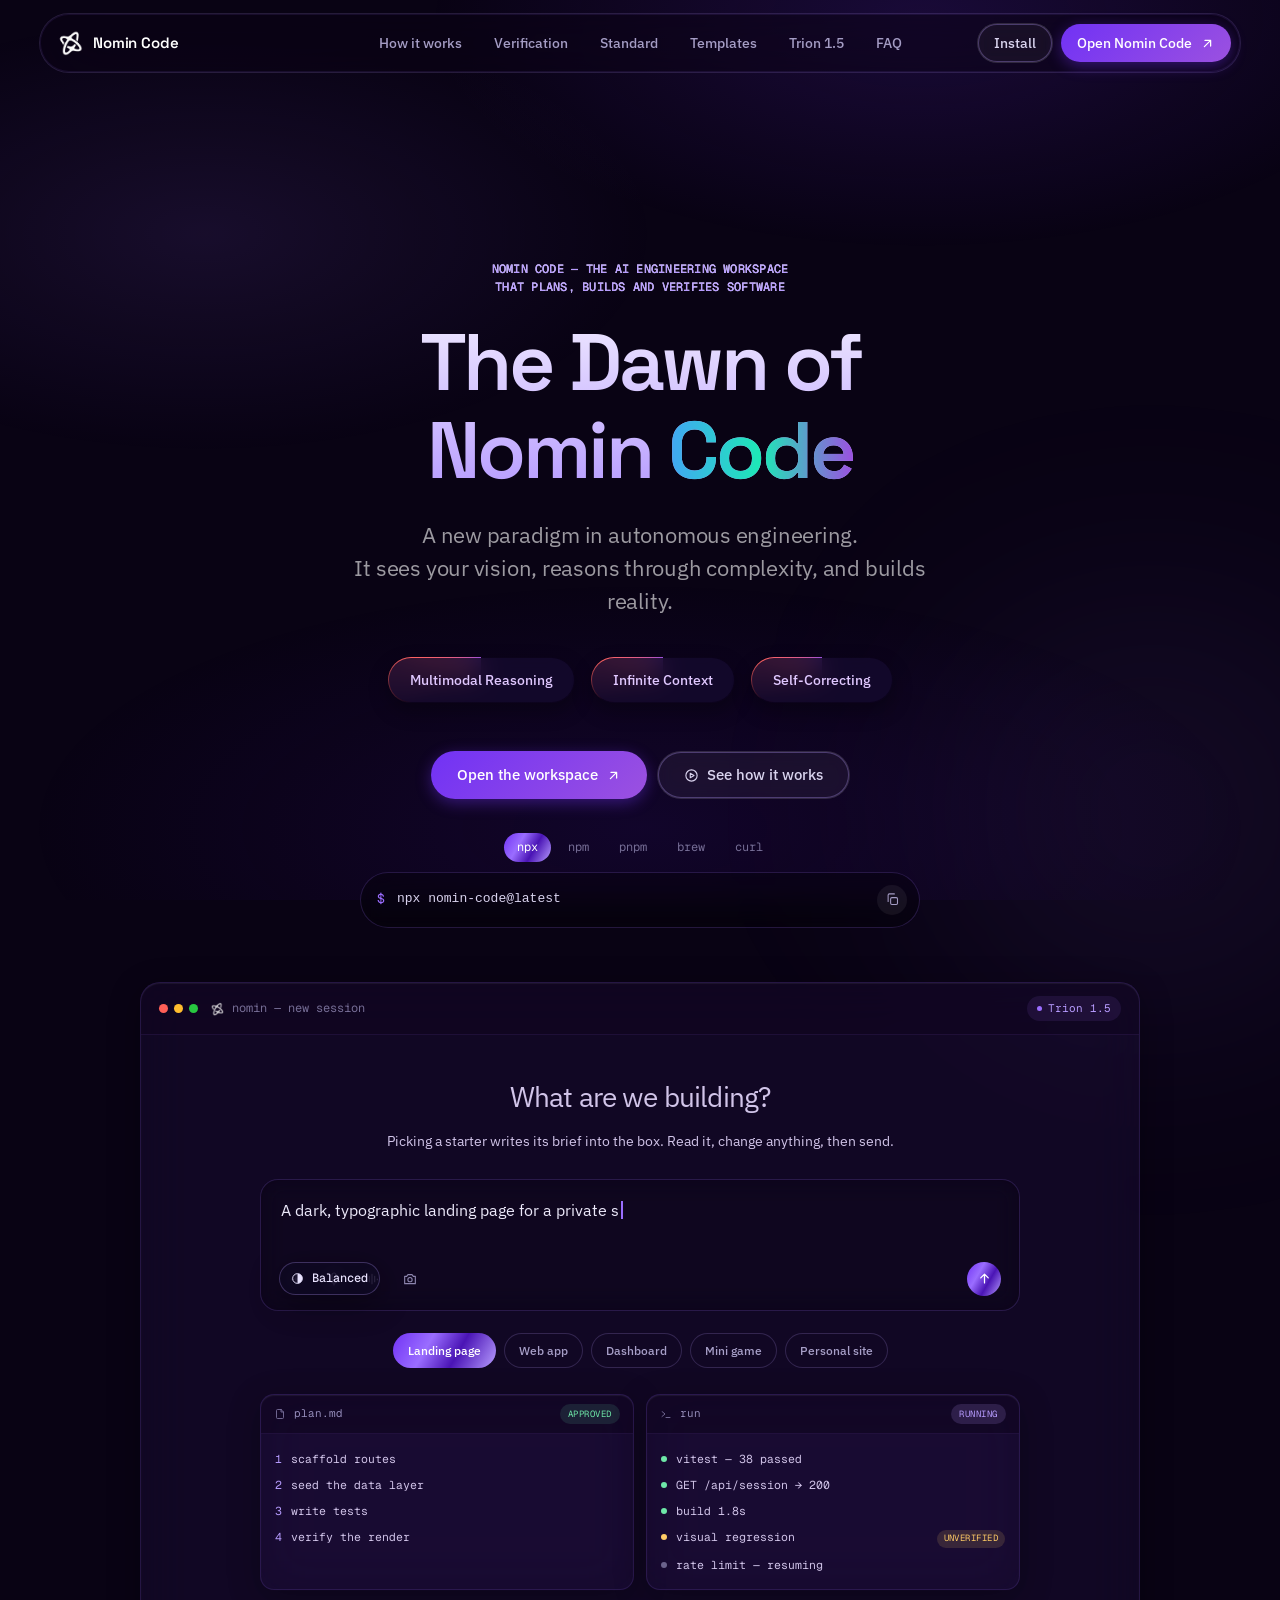
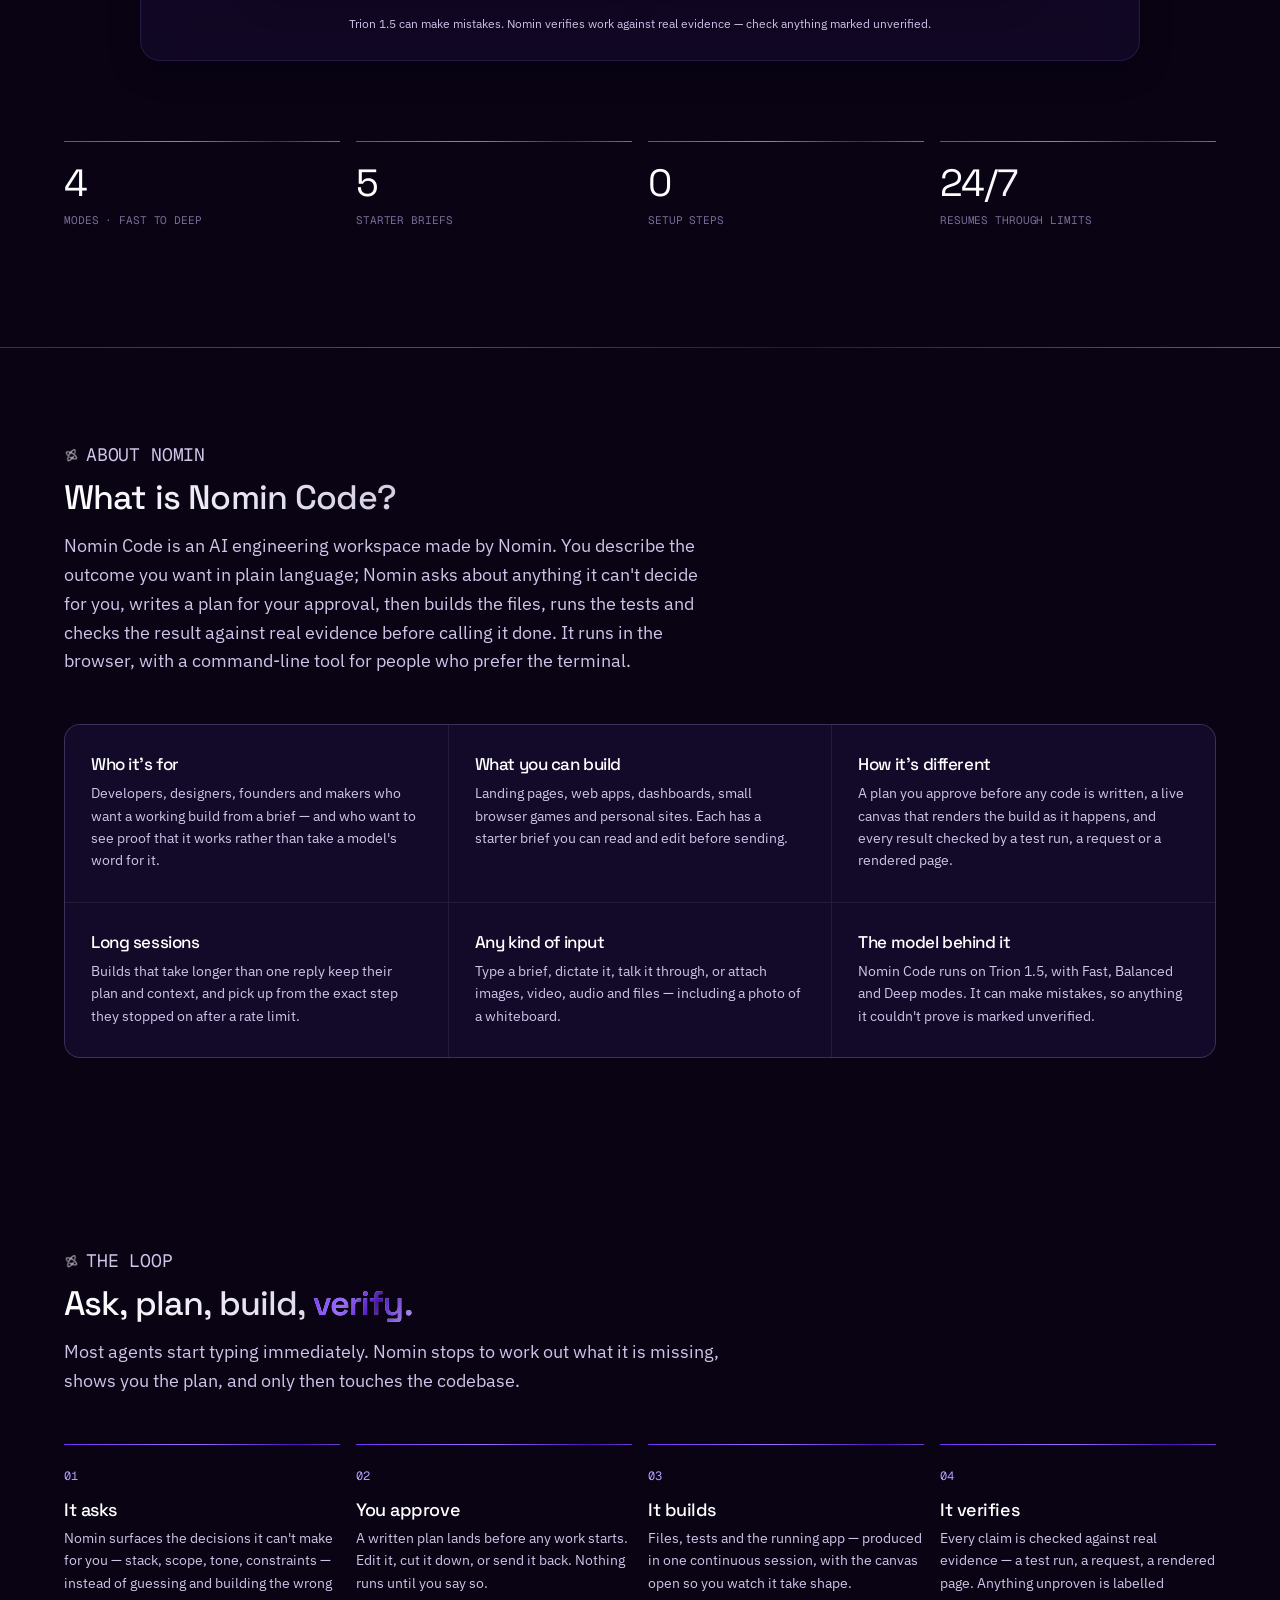
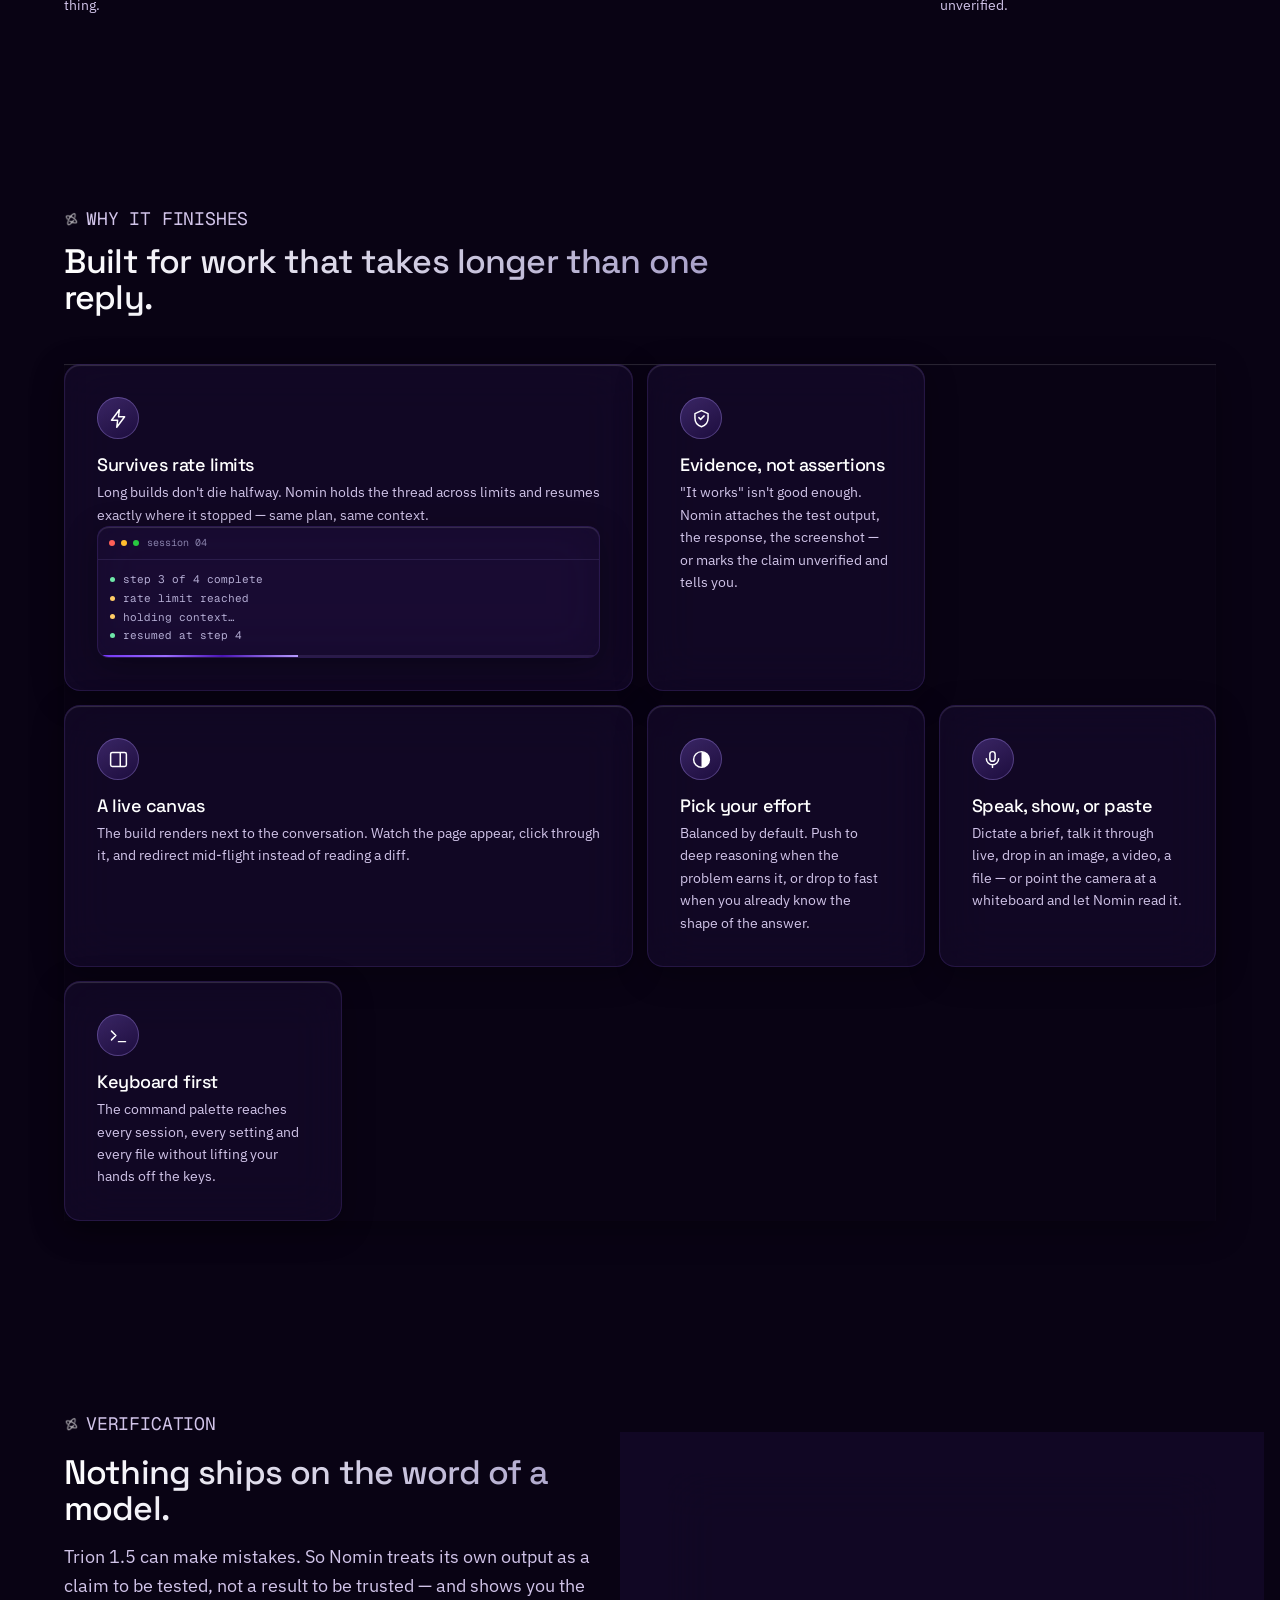
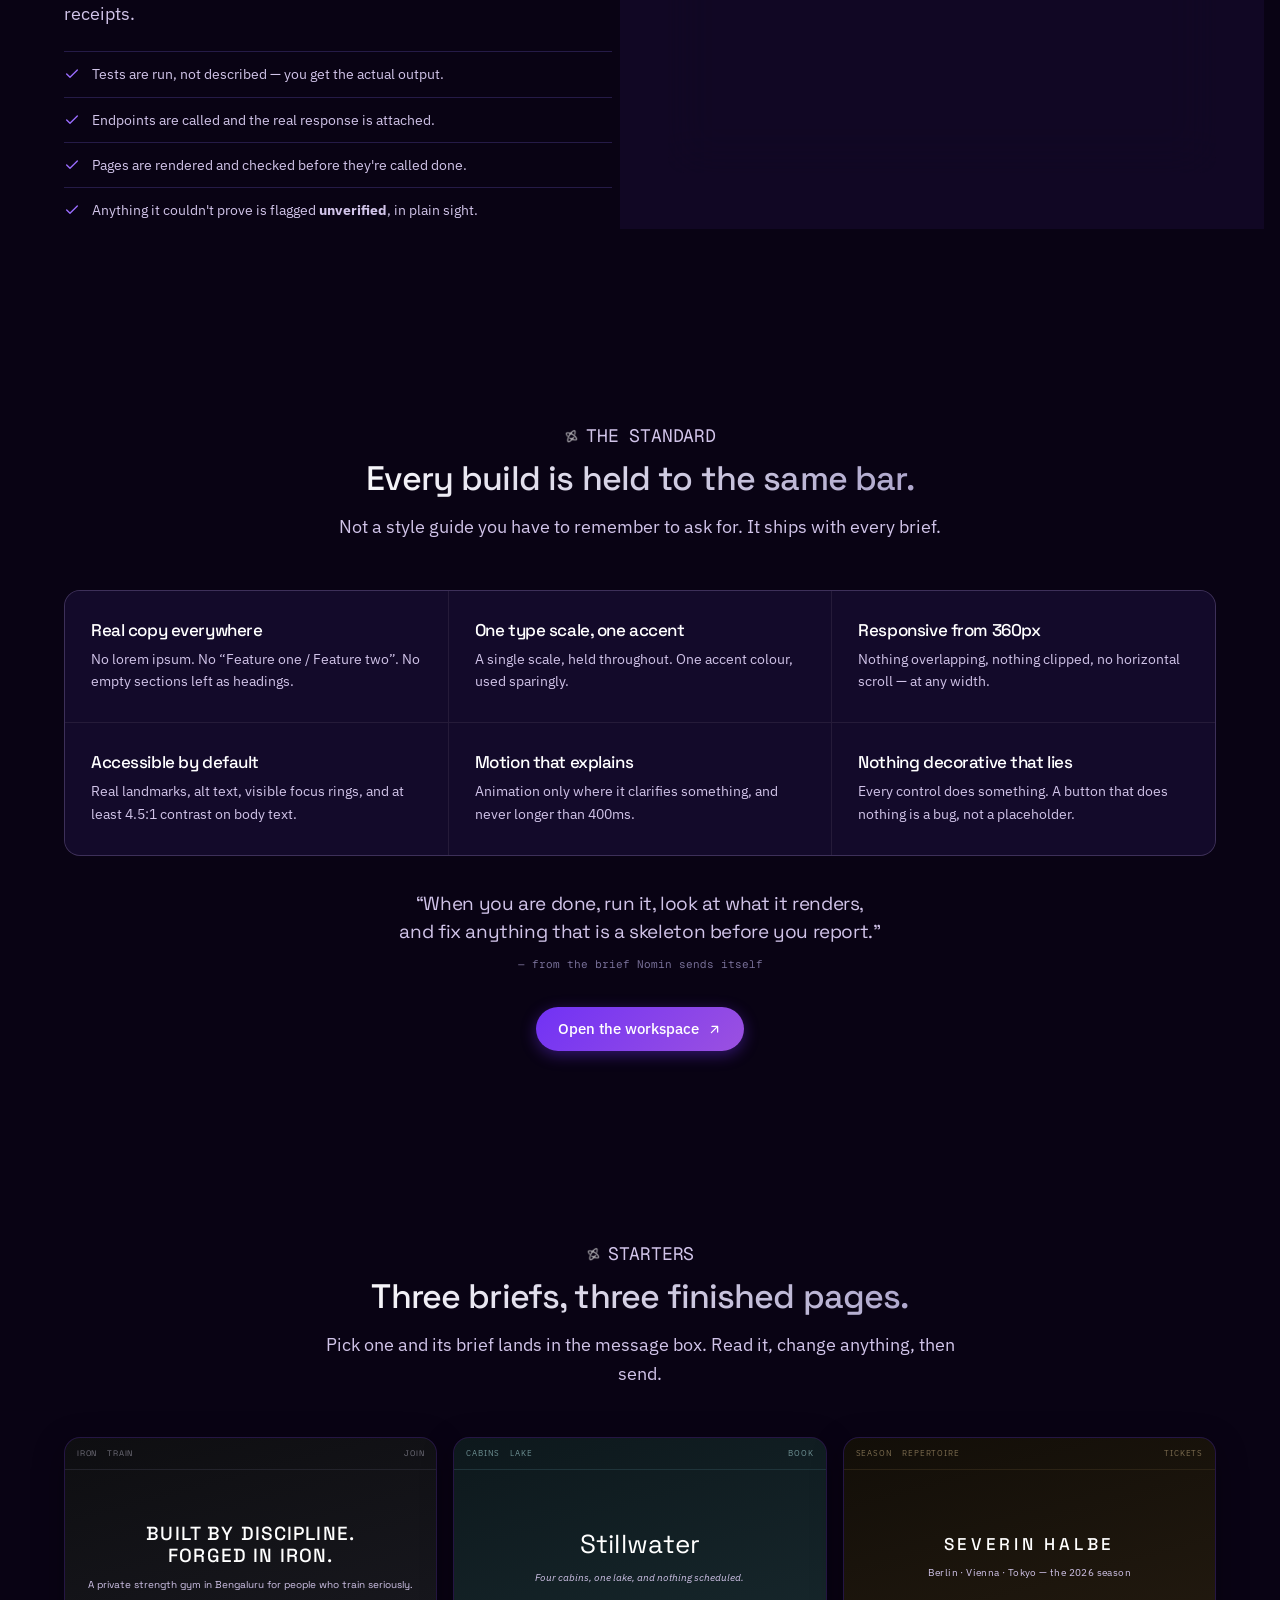
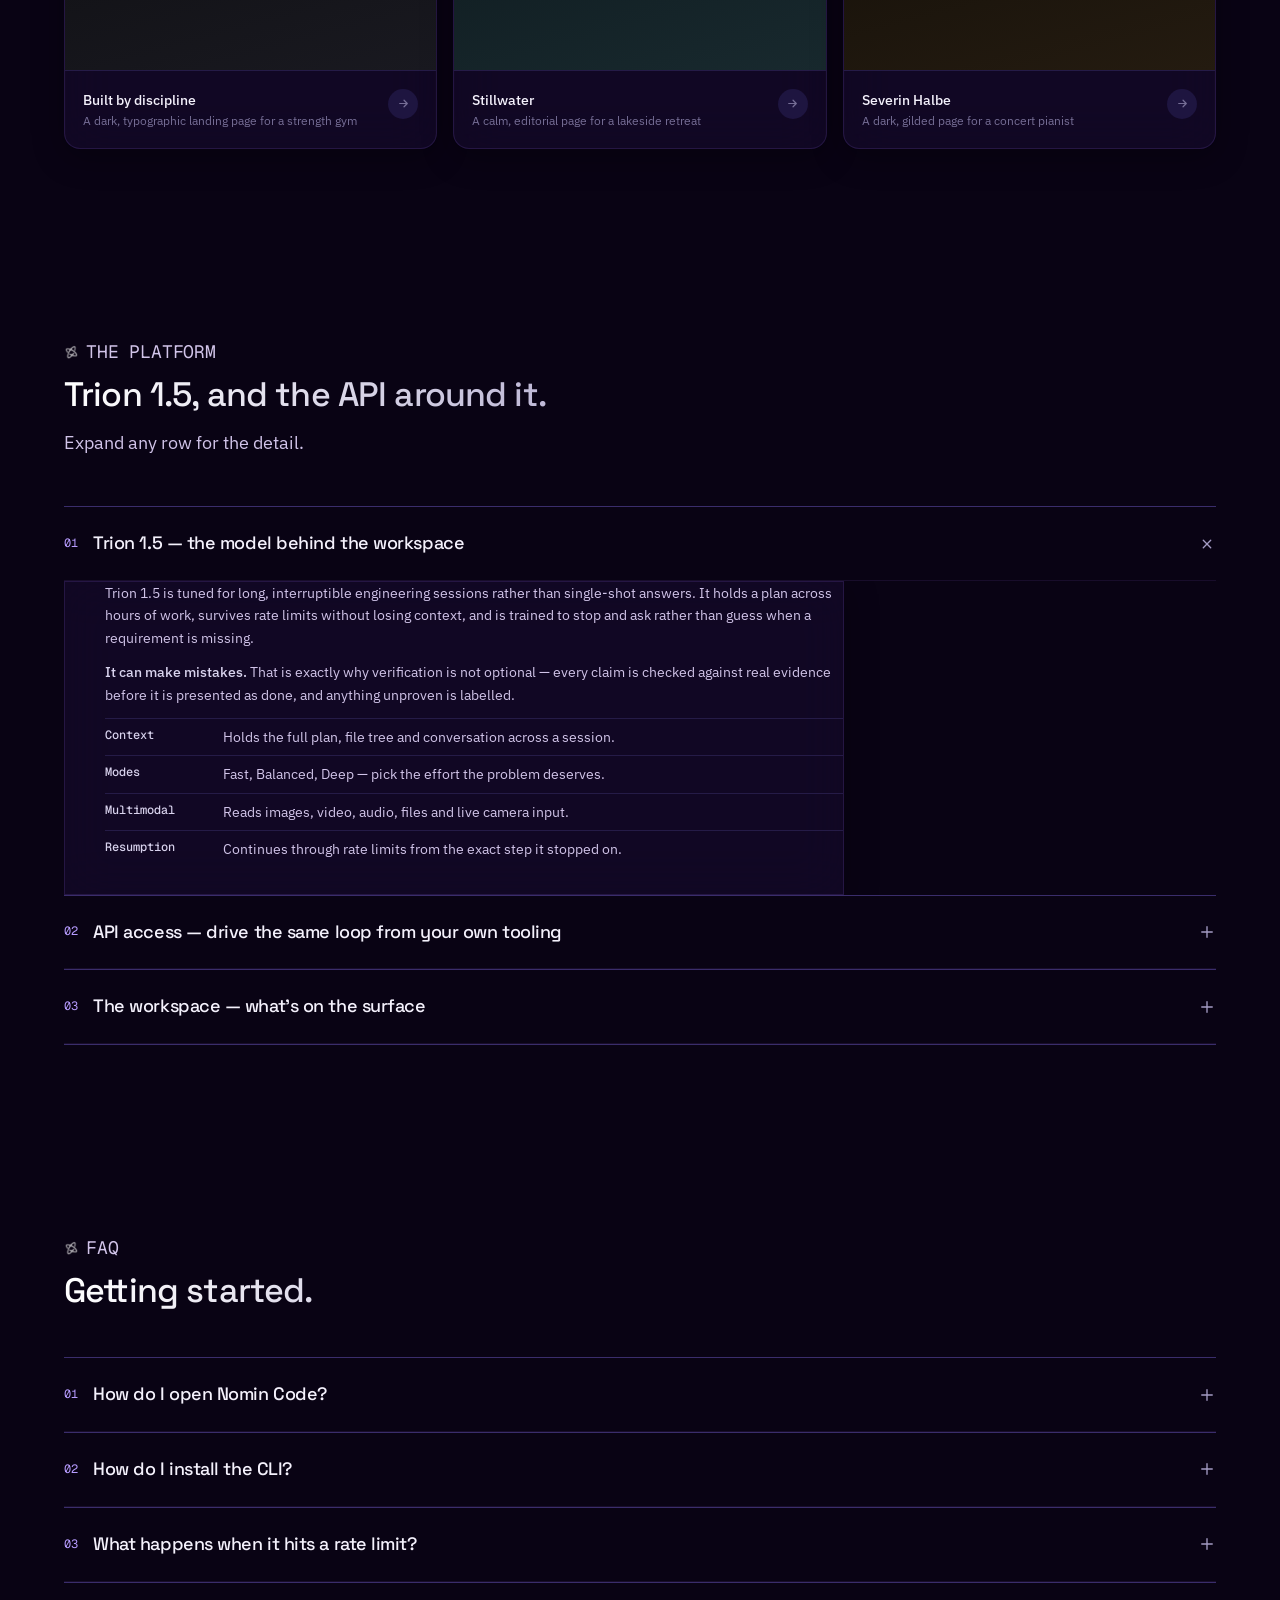
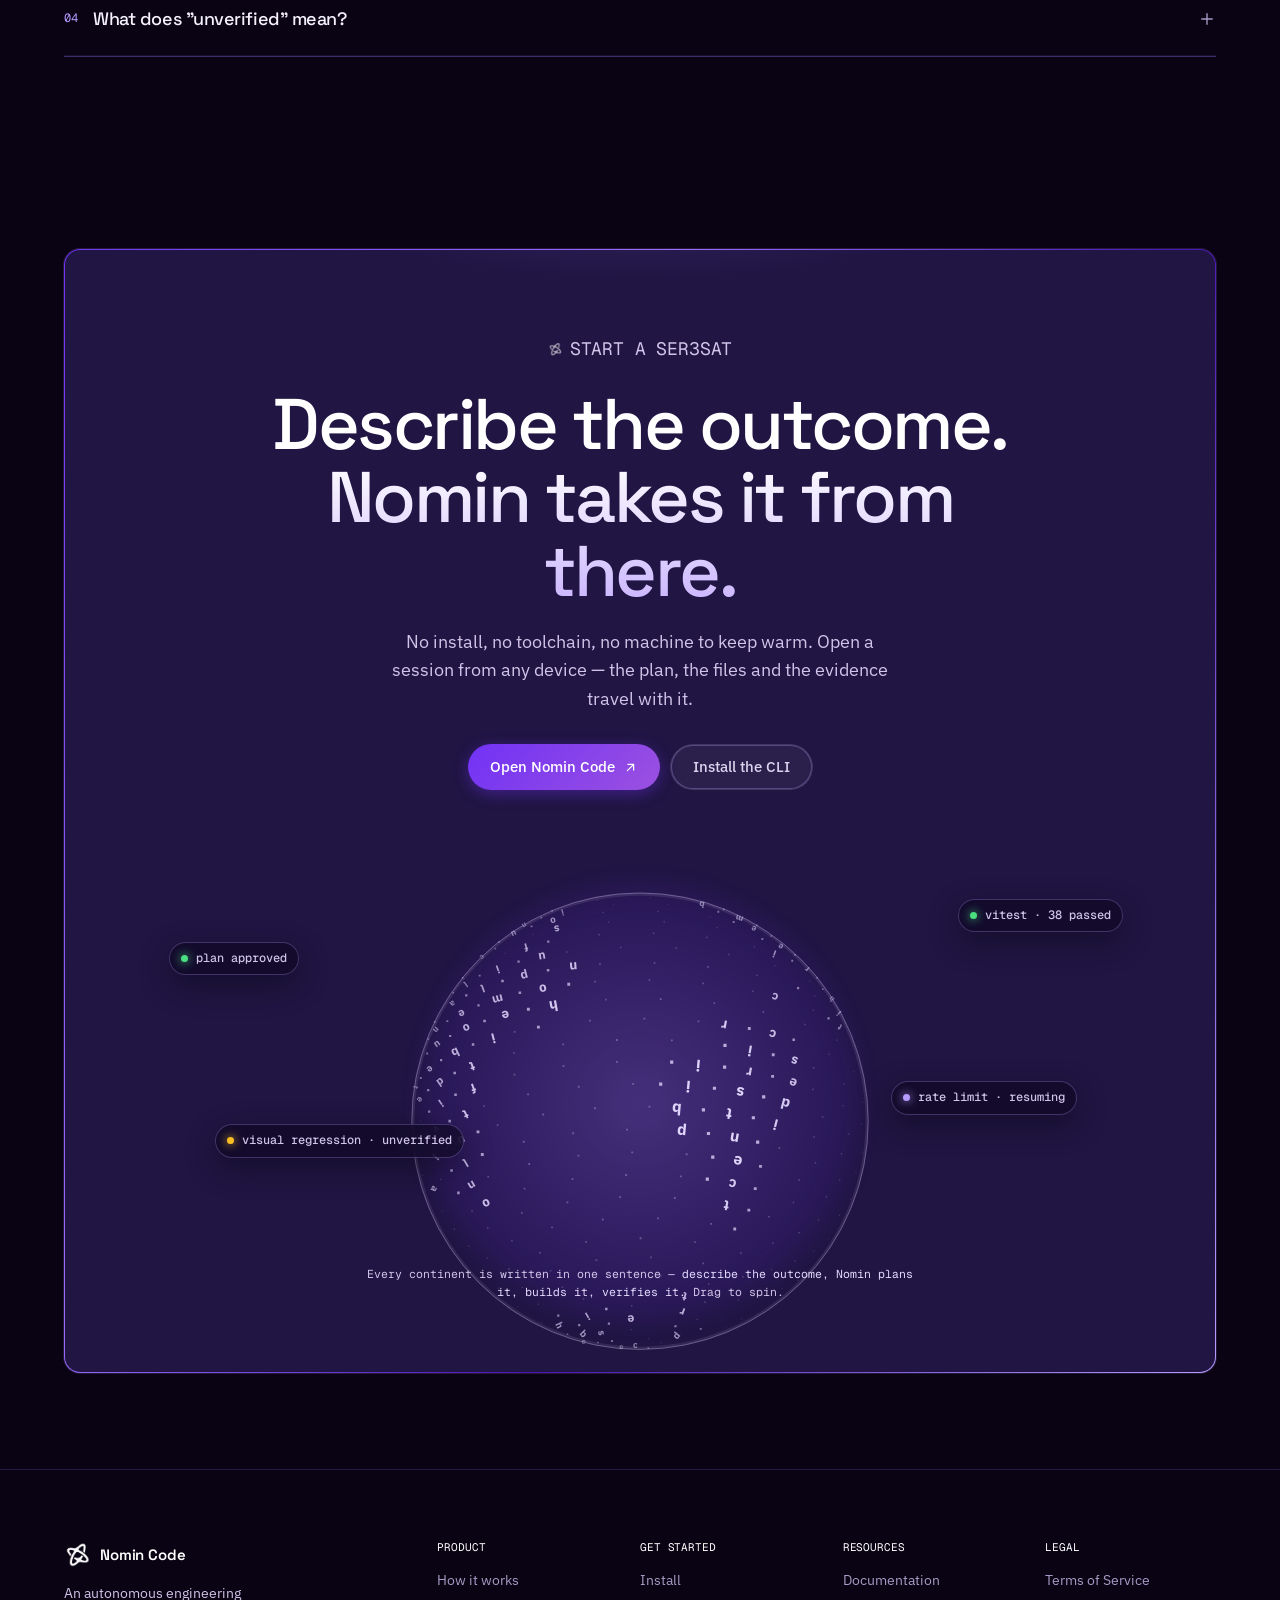
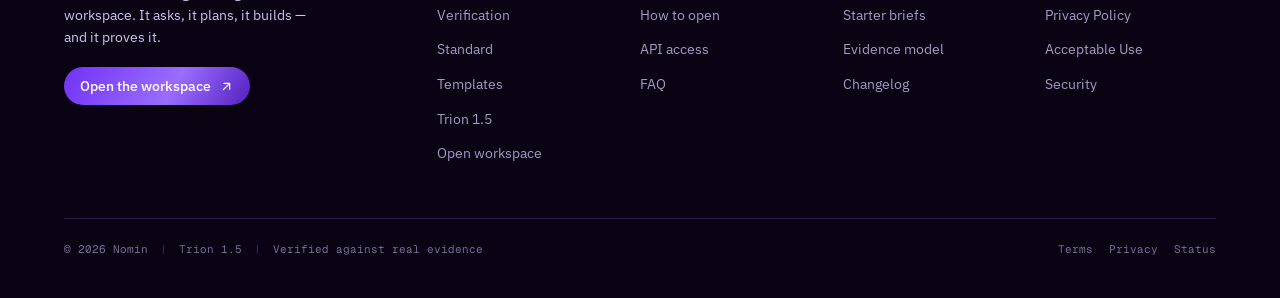
<file: index.html>
﻿<!DOCTYPE html>
<html lang="en" data-theme="dark">
<head>
  <script>if ('scrollRestoration' in history) history.scrollRestoration = 'manual';</script>
  <meta charset="utf-8">
  <meta name="viewport" content="width=device-width, initial-scale=1">
  <title>NOMIN — AI Coding Agent &amp; Engineering Workspace</title>
  <meta name="description" content="NOMIN is an AI coding agent and engineering workspace that plans projects, builds software, runs tests, and verifies results with real evidence.">
  <meta name="robots" content="index, follow, max-image-preview:large">
  <link rel="canonical" href="https://nomin-webshow.vercel.app/">
  <meta name="theme-color" content="#7132f5">

  <!-- Social previews -->
  <meta property="og:type" content="website">
  <meta property="og:site_name" content="NOMIN">
  <meta property="og:url" content="https://nomin-webshow.vercel.app/">
  <meta property="og:title" content="NOMIN — AI Coding Agent &amp; Engineering Workspace">
  <meta property="og:description" content="NOMIN is an AI coding agent and engineering workspace that plans projects, builds software, runs tests, and verifies results with real evidence.">
  <meta property="og:image" content="https://nomin-webshow.vercel.app/assets/logo-mark.png">
  <meta property="og:image:alt" content="Nomin logo">
  <meta property="og:locale" content="en_US">
  <meta name="twitter:card" content="summary">
  <meta name="twitter:title" content="NOMIN — AI Coding Agent &amp; Engineering Workspace">
  <meta name="twitter:description" content="NOMIN is an AI coding agent and engineering workspace that plans projects, builds software, runs tests, and verifies results with real evidence.">
  <meta name="twitter:image" content="https://nomin-webshow.vercel.app/assets/logo-mark.png">

  <link rel="icon" href="assets/logo-mark-256.png" type="image/png" sizes="256x256">
  <link rel="apple-touch-icon" href="assets/logo-mark-256.png">

  <!-- Structured data: who publishes the site, and what the site is. -->
  <script type="application/ld+json">
  {
    "@context": "https://schema.org",
    "@graph": [
      {
        "@type": "Organization",
        "@id": "https://nomin-webshow.vercel.app/#organization",
        "name": "NOMIN",
        "alternateName": ["Nomin", "Nomin AI", "NOMIN AI", "Nomin Code"],
        "url": "https://nomin-webshow.vercel.app/",
        "logo": {
          "@type": "ImageObject",
          "url": "https://nomin-webshow.vercel.app/assets/logo-mark.png",
          "width": 1265,
          "height": 1243
        },
        "description": "Nomin makes Nomin Code, an AI engineering workspace that plans, builds and verifies software from a plain-language brief."
      },
      {
        "@type": "WebSite",
        "@id": "https://nomin-webshow.vercel.app/#website",
        "name": "NOMIN",
        "alternateName": ["Nomin Code", "Nomin", "Nomin AI"],
        "url": "https://nomin-webshow.vercel.app/",
        "inLanguage": "en",
        "publisher": { "@id": "https://nomin-webshow.vercel.app/#organization" }
      }
    ]
  }
  </script>

  <link rel="preconnect" href="https://fonts.googleapis.com">
  <link rel="preconnect" href="https://fonts.gstatic.com" crossorigin>
  <link href="https://fonts.googleapis.com/css2?family=Geist+Mono:wght@400;500&family=IBM+Plex+Sans:wght@400;500;600&family=Space+Grotesk:wght@500;600;700&display=swap" rel="stylesheet">

  <link rel="stylesheet" href="styles.css?v=37">

  
</head>
<body>
<!-- ======================================================================
     Nav. Every action goes somewhere real: APP_URL is the live workspace.
     ====================================================================== -->
<header class="nav">
  <nav class="nav__bar" aria-label="Primary">
    <a class="brand" href="#top">
      <img class="brand__mark" src="assets/logo-mark-256.png" alt="Nomin">
      <span class="brand__word">Nomin Code</span>
    </a>

    <ul class="nav__links">
      <li><a href="#how">How it works</a></li>
      <li><a href="#verify">Verification</a></li>
      <li><a href="#standard">Standard</a></li>
      <li><a href="#templates">Templates</a></li>
      <li><a href="#platform">Trion&nbsp;1.5</a></li>
      <li><a href="#faq">FAQ</a></li>
    </ul>

    <div class="nav__actions">
      <a class="btn btn--ghost" href="#install">Install</a>
      <a class="btn btn--fill" href="https://nomin-ai-nine.vercel.app/" target="_blank" rel="noopener">
        Open Nomin Code
        <svg class="btn__icon" viewBox="0 0 24 24" fill="none" stroke="currentColor" stroke-width="2" stroke-linecap="round" stroke-linejoin="round" aria-hidden="true"><path d="M7 17 17 7M8 7h9v9"/></svg>
      </a>
    </div>
  </nav>
</header>

<main id="top">

  <!-- ==================================================================
       Hero
       ================================================================== -->
  <section class="hero" style="position: relative; overflow: hidden;">
      
    <div class="hero__art" aria-hidden="true">
      <!-- A very large circle centred well below the fold: only its top rim
           crosses the hero, so it reads as a lit horizon. Border + box-shadow
           only — no filters, so it costs one rasterisation. -->
    </div>

    <div class="hero__inner" style="position: relative; z-index: 10;">
      
      

      <h1 class="cinematic-title">
        <span class="hero__kicker">Nomin Code — the AI engineering workspace that plans, builds and verifies software</span>
        The Dawn of<br/>
        Nomin <span class="aurora-text animated-aurora">Code</span>
      </h1>

      <p class="hero__sub astra-sub">
        A new paradigm in autonomous engineering.<br/>
        It sees your vision, reasons through complexity, and builds reality.
      </p>

      <div class="floating-pills">
        <div class="magic-pill">
          <div class="magic-pill-bg"></div>
          <span class="magic-pill-text">Multimodal Reasoning</span>
        </div>
        <div class="magic-pill">
          <div class="magic-pill-bg"></div>
          <span class="magic-pill-text">Infinite Context</span>
        </div>
        <div class="magic-pill">
          <div class="magic-pill-bg"></div>
          <span class="magic-pill-text">Self-Correcting</span>
        </div>
      </div>

      <div class="hero__actions">
        <a class="btn btn--fill btn--lg" href="https://nomin-ai-nine.vercel.app/" target="_blank" rel="noopener">
          Open the workspace
          <svg class="btn__icon" viewBox="0 0 24 24" fill="none" stroke="currentColor" stroke-width="2" stroke-linecap="round" stroke-linejoin="round" aria-hidden="true"><path d="M7 17 17 7M8 7h9v9"/></svg>
        </a>
        <a class="btn btn--ghost btn--lg" href="#how">
          <svg class="btn__icon" viewBox="0 0 24 24" fill="none" stroke="currentColor" stroke-width="1.8" stroke-linecap="round" stroke-linejoin="round" aria-hidden="true"><circle cx="12" cy="12" r="9"/><path d="M10 8.5l6 3.5-6 3.5v-7Z"/></svg>
          See how it works
        </a>
      </div>

      <!-- Install — the "how do I install it" answer -->
      <div class="install" id="install">
        <div class="install__tabs" role="tablist" aria-label="Install method">
          <button class="install__tab" role="tab" aria-selected="true"  data-cmd="npx nomin-code@latest">npx</button>
          <button class="install__tab" role="tab" aria-selected="false" data-cmd="npm i -g nomin-code">npm</button>
          <button class="install__tab" role="tab" aria-selected="false" data-cmd="pnpm add -g nomin-code">pnpm</button>
          <button class="install__tab" role="tab" aria-selected="false" data-cmd="brew install nomin-code">brew</button>
          <button class="install__tab" role="tab" aria-selected="false" data-cmd="curl -fsSL https://nomin-ai-nine.vercel.app/install | bash">curl</button>
        </div>

        <div class="install__cmd">
          <span class="prompt" aria-hidden="true">$</span>
          <code id="install-cmd">npx nomin-code@latest</code>
          <button class="copy" type="button" aria-label="Copy install command">
            <svg width="15" height="15" viewBox="0 0 24 24" fill="none" stroke="currentColor" stroke-width="1.7" stroke-linecap="round" stroke-linejoin="round" aria-hidden="true"><rect x="9" y="9" width="11" height="11" rx="2"/><path d="M5 15V5a2 2 0 0 1 2-2h8"/></svg>
          </button>
        </div>
      </div>
    </div>

    <!-- Workspace, with terminal panels floating beside it -->
    <div class="scene">
    <div class="stage">
      <div class="mock" id="workspace">
        <div class="mock__chrome">
          <span class="dots" aria-hidden="true"><i></i><i></i><i></i></span>
          <span class="mock__title">
            <img src="assets/logo-mark-256.png" alt="">
            nomin — new session
          </span>
          <span class="mock__chip"><i></i> Trion 1.5</span>
        </div>

        <div class="mock__body">
          <p class="mock__prompt">What are we building?</p>
          <p class="mock__hint">Picking a starter writes its brief into the box. Read it, change anything, then send.</p>

          <div class="composer">
            <div class="composer__field">
              <span class="typed"></span><span class="caret" aria-hidden="true"></span>
            </div>

            <div class="composer__row">
              <div class="composer__tools">
                <button class="tool" type="button" aria-label="Attach an image, a video, audio or a file">
                  <svg width="16" height="16" viewBox="0 0 24 24" fill="none" stroke="currentColor" stroke-width="1.7" stroke-linecap="round"><path d="M12 5v14M5 12h14"/></svg>
                </button>
                <button class="tool" type="button" aria-label="Dictate">
                  <svg width="16" height="16" viewBox="0 0 24 24" fill="none" stroke="currentColor" stroke-width="1.7" stroke-linecap="round" stroke-linejoin="round"><rect x="9" y="3" width="6" height="11" rx="3"/><path d="M5 11a7 7 0 0 0 14 0M12 18v3"/></svg>
                </button>
                <button class="tool" type="button" aria-label="Talk with Nomin">
                  <svg width="16" height="16" viewBox="0 0 24 24" fill="none" stroke="currentColor" stroke-width="1.7" stroke-linecap="round"><path d="M4 12v1M8 8v8M12 5v14M16 8v8M20 12v1"/></svg>
                </button>
                <button class="tool" type="button" aria-label="Open camera">
                  <svg width="16" height="16" viewBox="0 0 24 24" fill="none" stroke="currentColor" stroke-width="1.7" stroke-linecap="round" stroke-linejoin="round"><path d="M4 8h3l2-2.5h6L17 8h3v11H4V8Z"/><circle cx="12" cy="13" r="3.2"/></svg>
                </button>
              </div>

              <span class="chip">
                <svg width="13" height="13" viewBox="0 0 24 24" fill="none" stroke="currentColor" stroke-width="1.7" aria-hidden="true"><circle cx="12" cy="12" r="9"/><path d="M12 3a9 9 0 0 1 0 18Z" fill="currentColor" stroke="none"/></svg>
                Balanced
              </span>

              <button class="send" type="button" aria-label="Send">
                <svg width="15" height="15" viewBox="0 0 24 24" fill="none" stroke="currentColor" stroke-width="2" stroke-linecap="round" stroke-linejoin="round"><path d="M12 19V5M6 11l6-6 6 6"/></svg>
              </button>
            </div>
          </div>

          <div class="starters" role="tablist" aria-label="Starter briefs">
            <button class="starter" role="tab" aria-selected="true"  type="button">Landing page</button>
            <button class="starter" role="tab" aria-selected="false" type="button">Web app</button>
            <button class="starter" role="tab" aria-selected="false" type="button">Dashboard</button>
            <button class="starter" role="tab" aria-selected="false" type="button">Mini game</button>
            <button class="starter" role="tab" aria-selected="false" type="button">Personal site</button>
          </div>

          <!-- The plan and the run live inside the session, where they
               actually belong. Previously these floated behind the window
               and were clipped mid-word. -->
          <div class="panes">
            <section class="pane">
              <header class="pane__bar">
                <svg width="12" height="12" viewBox="0 0 24 24" fill="none" stroke="currentColor" stroke-width="1.8" stroke-linecap="round" stroke-linejoin="round" aria-hidden="true"><path d="M14 3H7a2 2 0 0 0-2 2v14a2 2 0 0 0 2 2h10a2 2 0 0 0 2-2V8l-5-5Z"/><path d="M14 3v5h5"/></svg>
                plan.md
                <span class="pane__state">approved</span>
              </header>
              <ol class="pane__body plan">
                <li><b>1</b> scaffold routes</li>
                <li><b>2</b> seed the data layer</li>
                <li><b>3</b> write tests</li>
                <li><b>4</b> verify the render</li>
              </ol>
            </section>

            <section class="pane">
              <header class="pane__bar">
                <svg width="12" height="12" viewBox="0 0 24 24" fill="none" stroke="currentColor" stroke-width="1.8" stroke-linecap="round" stroke-linejoin="round" aria-hidden="true"><path d="M4 17l6-5-6-5M12 19h8"/></svg>
                run
                <span class="pane__state pane__state--live">running</span>
              </header>
              <ul class="pane__body log">
                <li><i class="ok"></i> vitest — 38 passed</li>
                <li><i class="ok"></i> GET /api/session → 200</li>
                <li><i class="ok"></i> build 1.8s</li>
                <li><i class="warn"></i> visual regression <em>unverified</em></li>
                <li><i class="idle"></i> rate limit — resuming</li>
              </ul>
            </section>
          </div>

          <p class="mock__disclaimer">
            Trion 1.5 can make mistakes. Nomin verifies work against real evidence —
            check anything marked unverified.
          </p>
        </div>
      </div>
    </div>
    </div>
  </section>

  <!-- ==================================================================
       Figures
       ================================================================== -->
  <section style="padding-top:0">
    <div class="shell">
      <div class="figs">
        <div class="fig"><div class="fig__n">4</div><div class="fig__l">Modes · fast to deep</div></div>
        <div class="fig"><div class="fig__n">5</div><div class="fig__l">Starter briefs</div></div>
        <div class="fig"><div class="fig__n">0</div><div class="fig__l">Setup steps</div></div>
        <div class="fig"><div class="fig__n">24/7</div><div class="fig__l">Resumes through limits</div></div>
      </div>
    </div>
  </section>

  <hr class="rule">

  <!-- ==================================================================
       About — plain-language answer to "what is Nomin?". Every line here
       restates something the rest of the page already shows; no new claims.
       ================================================================== -->
  <section id="about">
    <div class="shell">
      <div class="section-head">
        <p class="eyebrow"><img class="eyebrow__mark" src="assets/logo-mark-256.png" alt="">About Nomin</p>
        <h2>What is Nomin Code?</h2>
        <p>Nomin Code is an AI engineering workspace made by Nomin. You describe the outcome you want in plain language; Nomin asks about anything it can't decide for you, writes a plan for your approval, then builds the files, runs the tests and checks the result against real evidence before calling it done. It runs in the browser, with a command-line tool for people who prefer the terminal.</p>
      </div>

      <div class="std">
        <article class="std__item">
          <h3>Who it's for</h3>
          <p>Developers, designers, founders and makers who want a working build from a brief — and who want to see proof that it works rather than take a model's word for it.</p>
        </article>
        <article class="std__item">
          <h3>What you can build</h3>
          <p>Landing pages, web apps, dashboards, small browser games and personal sites. Each has a starter brief you can read and edit before sending.</p>
        </article>
        <article class="std__item">
          <h3>How it's different</h3>
          <p>A plan you approve before any code is written, a live canvas that renders the build as it happens, and every result checked by a test run, a request or a rendered page.</p>
        </article>
        <article class="std__item">
          <h3>Long sessions</h3>
          <p>Builds that take longer than one reply keep their plan and context, and pick up from the exact step they stopped on after a rate limit.</p>
        </article>
        <article class="std__item">
          <h3>Any kind of input</h3>
          <p>Type a brief, dictate it, talk it through, or attach images, video, audio and files — including a photo of a whiteboard.</p>
        </article>
        <article class="std__item">
          <h3>The model behind it</h3>
          <p>Nomin Code runs on Trion 1.5, with Fast, Balanced and Deep modes. It can make mistakes, so anything it couldn't prove is marked unverified.</p>
        </article>
      </div>
    </div>
  </section>

  <!-- ==================================================================
       How it works
       ================================================================== -->
  <section id="how">
    <div class="shell">
      <div class="section-head">
        <p class="eyebrow"><img class="eyebrow__mark" src="assets/logo-mark-256.png" alt="">The loop</p>
        <h2>Ask, plan, build, <span class="aurora-text">verify.</span></h2>
        <p>Most agents start typing immediately. Nomin stops to work out what it is missing, shows you the plan, and only then touches the codebase.</p>
      </div>

      <div class="steps">
        <article class="step">
          <span class="step__n">01</span><h3>It asks</h3>
          <p>Nomin surfaces the decisions it can't make for you — stack, scope, tone, constraints — instead of guessing and building the wrong thing.</p>
        </article>
        <article class="step">
          <span class="step__n">02</span><h3>You approve</h3>
          <p>A written plan lands before any work starts. Edit it, cut it down, or send it back. Nothing runs until you say so.</p>
        </article>
        <article class="step">
          <span class="step__n">03</span><h3>It builds</h3>
          <p>Files, tests and the running app — produced in one continuous session, with the canvas open so you watch it take shape.</p>
        </article>
        <article class="step">
          <span class="step__n">04</span><h3>It verifies</h3>
          <p>Every claim is checked against real evidence — a test run, a request, a rendered page. Anything unproven is labelled unverified.</p>
        </article>
      </div>
    </div>
  </section>

  <!-- ==================================================================
       Features
       ================================================================== -->
  <section>
    <div class="shell">
      <div class="section-head">
        <p class="eyebrow"><img class="eyebrow__mark" src="assets/logo-mark-256.png" alt="">Why it finishes</p>
        <h2>Built for work that takes longer than one reply.</h2>
      </div>

      <div class="bento">
        <article class="card card--wide card--feature">
          <span class="card__icon" aria-hidden="true"><svg width="21" height="21" viewBox="0 0 24 24" fill="none" stroke="currentColor" stroke-width="1.7" stroke-linecap="round" stroke-linejoin="round"><path d="M13 2 4 14h7l-1 8 9-12h-7l1-8Z"/></svg></span>
          <h3>Survives rate limits</h3>
          <p>Long builds don't die halfway. Nomin holds the thread across limits and resumes exactly where it stopped — same plan, same context.</p>

          <div class="mini" aria-hidden="true">
            <div class="mini__bar"><span class="dots"><i></i><i></i><i></i></span> session 04</div>
            <div class="mini__body">
              <div><i class="ok"></i> step 3 of 4 complete</div>
              <div><i class="warn"></i> rate limit reached</div>
              <div><i class="warn"></i> holding context…</div>
              <div><i class="ok"></i> resumed at step 4</div>
            </div>
            <div class="mini__track"><span></span></div>
          </div>
        </article>
        <article class="card card--tall">
          <span class="card__icon" aria-hidden="true"><svg width="21" height="21" viewBox="0 0 24 24" fill="none" stroke="currentColor" stroke-width="1.7" stroke-linecap="round" stroke-linejoin="round"><path d="M9 11l2 2 4-4"/><path d="M12 3l7.5 3.5v5c0 5-3.2 8.6-7.5 10-4.3-1.4-7.5-5-7.5-10v-5L12 3Z"/></svg></span>
          <h3>Evidence, not assertions</h3>
          <p>"It works" isn't good enough. Nomin attaches the test output, the response, the screenshot — or marks the claim unverified and tells you.</p>
        </article>
        <article class="card card--wide">
          <span class="card__icon" aria-hidden="true"><svg width="21" height="21" viewBox="0 0 24 24" fill="none" stroke="currentColor" stroke-width="1.7" stroke-linejoin="round"><rect x="3" y="4" width="18" height="16" rx="2"/><path d="M14 4v16"/></svg></span>
          <h3>A live canvas</h3>
          <p>The build renders next to the conversation. Watch the page appear, click through it, and redirect mid-flight instead of reading a diff.</p>
        </article>
        <article class="card">
          <span class="card__icon" aria-hidden="true"><svg width="21" height="21" viewBox="0 0 24 24" fill="none" stroke="currentColor" stroke-width="1.7"><circle cx="12" cy="12" r="9"/><path d="M12 3a9 9 0 0 1 0 18Z" fill="currentColor" stroke="none"/></svg></span>
          <h3>Pick your effort</h3>
          <p>Balanced by default. Push to deep reasoning when the problem earns it, or drop to fast when you already know the shape of the answer.</p>
        </article>
        <article class="card">
          <span class="card__icon" aria-hidden="true"><svg width="21" height="21" viewBox="0 0 24 24" fill="none" stroke="currentColor" stroke-width="1.7" stroke-linecap="round" stroke-linejoin="round"><rect x="9" y="3" width="6" height="11" rx="3"/><path d="M5 11a7 7 0 0 0 14 0M12 18v3"/></svg></span>
          <h3>Speak, show, or paste</h3>
          <p>Dictate a brief, talk it through live, drop in an image, a video, a file — or point the camera at a whiteboard and let Nomin read it.</p>
        </article>
        <article class="card">
          <span class="card__icon" aria-hidden="true"><svg width="21" height="21" viewBox="0 0 24 24" fill="none" stroke="currentColor" stroke-width="1.7" stroke-linecap="round" stroke-linejoin="round"><path d="M4 17l5-5-5-5M12 19h8"/></svg></span>
          <h3>Keyboard first</h3>
          <p>The command palette reaches every session, every setting and every file without lifting your hands off the keys.</p>
        </article>
      </div>
    </div>
  </section>

  <!-- ==================================================================
       Verification
       ================================================================== -->
  <section id="verify">
    <div class="shell">
      <div class="split">
        <div class="split__copy">
          <p class="eyebrow"><img class="eyebrow__mark" src="assets/logo-mark-256.png" alt="">Verification</p>
          <h2>Nothing ships on the word of a model.</h2>
          <p>Trion 1.5 can make mistakes. So Nomin treats its own output as a claim to be tested, not a result to be trusted — and shows you the receipts.</p>
          <ul class="checks">
            <li><svg width="16" height="16" viewBox="0 0 24 24" fill="none" stroke="currentColor" stroke-width="2" stroke-linecap="round" stroke-linejoin="round" aria-hidden="true"><path d="M4 12l5 5L20 6"/></svg><span>Tests are run, not described — you get the actual output.</span></li>
            <li><svg width="16" height="16" viewBox="0 0 24 24" fill="none" stroke="currentColor" stroke-width="2" stroke-linecap="round" stroke-linejoin="round" aria-hidden="true"><path d="M4 12l5 5L20 6"/></svg><span>Endpoints are called and the real response is attached.</span></li>
            <li><svg width="16" height="16" viewBox="0 0 24 24" fill="none" stroke="currentColor" stroke-width="2" stroke-linecap="round" stroke-linejoin="round" aria-hidden="true"><path d="M4 12l5 5L20 6"/></svg><span>Pages are rendered and checked before they're called done.</span></li>
            <li><svg width="16" height="16" viewBox="0 0 24 24" fill="none" stroke="currentColor" stroke-width="2" stroke-linecap="round" stroke-linejoin="round" aria-hidden="true"><path d="M4 12l5 5L20 6"/></svg><span>Anything it couldn't prove is flagged <strong>unverified</strong>, in plain sight.</span></li>
          </ul>
        </div>

        <div class="term" role="img" aria-label="Verification log: plan approved, 14 files written, 38 tests passed, endpoint returned 200, one visual regression marked unverified, awaiting review.">
          <div class="term__bar"><span class="dots"><i></i><i></i><i></i></span> nomin — verify</div>
          <div class="term__body">
            <div class="row"><span class="dot dot--ok"></span> plan approved by you <span class="stamp">0:00</span></div>
            <div class="row"><span class="dot dot--ok"></span> 14 files written <span class="stamp">1:12</span></div>
            <div class="row"><span class="dot dot--ok"></span> vitest — 38 passed, 0 failed <span class="stamp">2:41</span></div>
            <div class="row"><span class="dot dot--ok"></span> GET /api/session → 200 <span class="stamp">2:58</span></div>
            <div class="row row--on"><span class="dot dot--wait"></span> visual regression <span class="tag-warn">unverified</span> <span class="stamp">3:04</span></div>
            <div class="row"><span class="dot dot--idle"></span> awaiting your review <span class="stamp">—</span></div>
          </div>
        </div>
      </div>
    </div>
  </section>

  <!-- ==================================================================
       Templates
       ================================================================== -->
  <!-- ==================================================================
       The standard. Taken verbatim from the quality bar Nomin actually
       ships in its own starter briefs — this is the product's real
       differentiator, not invented marketing copy.
       ================================================================== -->
  <section id="standard">
    <div class="shell">
      <div class="section-head section-head--center">
        <p class="eyebrow"><img class="eyebrow__mark" src="assets/logo-mark-256.png" alt="">The standard</p>
        <h2>Every build is held to the same bar.</h2>
        <p>Not a style guide you have to remember to ask for. It ships with every brief.</p>
      </div>

      <div class="std">
        <article class="std__item">
          <h3>Real copy everywhere</h3>
          <p>No lorem ipsum. No “Feature one / Feature two”. No empty sections left as headings.</p>
        </article>
        <article class="std__item">
          <h3>One type scale, one accent</h3>
          <p>A single scale, held throughout. One accent colour, used sparingly.</p>
        </article>
        <article class="std__item">
          <h3>Responsive from 360px</h3>
          <p>Nothing overlapping, nothing clipped, no horizontal scroll — at any width.</p>
        </article>
        <article class="std__item">
          <h3>Accessible by default</h3>
          <p>Real landmarks, alt text, visible focus rings, and at least 4.5:1 contrast on body text.</p>
        </article>
        <article class="std__item">
          <h3>Motion that explains</h3>
          <p>Animation only where it clarifies something, and never longer than 400ms.</p>
        </article>
        <article class="std__item">
          <h3>Nothing decorative that lies</h3>
          <p>Every control does something. A button that does nothing is a bug, not a placeholder.</p>
        </article>
      </div>

      <p class="std__closer">
        “When you are done, run it, look at what it renders, and fix anything
        that is a skeleton before you report.”
        <span>— from the brief Nomin sends itself</span>
      </p>

      <div class="std__cta">
        <a class="btn btn--fill btn--lg" href="https://nomin-ai-nine.vercel.app/" target="_blank" rel="noopener">
          Open the workspace
          <svg class="btn__icon" viewBox="0 0 24 24" fill="none" stroke="currentColor" stroke-width="2" stroke-linecap="round" stroke-linejoin="round" aria-hidden="true"><path d="M7 17 17 7M8 7h9v9"/></svg>
        </a>
      </div>
    </div>
  </section>

  <section id="templates">
    <div class="shell">
      <div class="section-head section-head--center">
        <p class="eyebrow"><img class="eyebrow__mark" src="assets/logo-mark-256.png" alt="">Starters</p>
        <h2>Three briefs, three finished pages.</h2>
        <p>Pick one and its brief lands in the message box. Read it, change anything, then send.</p>
      </div>

      <div class="showcase">
        <a class="show" href="https://nomin-ai-nine.vercel.app/" target="_blank" rel="noopener">
          <div class="show__art show__art--iron">
            <div class="show__nav"><span>Iron</span><span>Train</span><span>Join</span></div>
            <h4>Built by discipline.<br>Forged in iron.</h4>
            <p>A private strength gym in Bengaluru for people who train seriously.</p>
          </div>
          <div class="show__meta">
            <span><strong>Built by discipline</strong><span>A dark, typographic landing page for a strength gym</span></span>
            <span class="show__go" aria-hidden="true"><svg width="13" height="13" viewBox="0 0 24 24" fill="none" stroke="currentColor" stroke-width="2.2" stroke-linecap="round" stroke-linejoin="round"><path d="M5 12h13M13 6l6 6-6 6"/></svg></span>
          </div>
        </a>

        <a class="show" href="https://nomin-ai-nine.vercel.app/" target="_blank" rel="noopener">
          <div class="show__art show__art--lake">
            <div class="show__nav"><span>Cabins</span><span>Lake</span><span>Book</span></div>
            <h4>Stillwater</h4>
            <p>Four cabins, one lake, and nothing scheduled.</p>
          </div>
          <div class="show__meta">
            <span><strong>Stillwater</strong><span>A calm, editorial page for a lakeside retreat</span></span>
            <span class="show__go" aria-hidden="true"><svg width="13" height="13" viewBox="0 0 24 24" fill="none" stroke="currentColor" stroke-width="2.2" stroke-linecap="round" stroke-linejoin="round"><path d="M5 12h13M13 6l6 6-6 6"/></svg></span>
          </div>
        </a>

        <a class="show" href="https://nomin-ai-nine.vercel.app/" target="_blank" rel="noopener">
          <div class="show__art show__art--gild">
            <div class="show__nav"><span>Season</span><span>Repertoire</span><span>Tickets</span></div>
            <h4>Severin Halbe</h4>
            <p>Berlin · Vienna · Tokyo — the 2026 season</p>
          </div>
          <div class="show__meta">
            <span><strong>Severin Halbe</strong><span>A dark, gilded page for a concert pianist</span></span>
            <span class="show__go" aria-hidden="true"><svg width="13" height="13" viewBox="0 0 24 24" fill="none" stroke="currentColor" stroke-width="2.2" stroke-linecap="round" stroke-linejoin="round"><path d="M5 12h13M13 6l6 6-6 6"/></svg></span>
          </div>
        </a>
      </div>
    </div>
  </section>

  <!-- ==================================================================
       Platform — expandable
       ================================================================== -->
  <section id="platform">
    <div class="shell">
      <div class="section-head">
        <p class="eyebrow"><img class="eyebrow__mark" src="assets/logo-mark-256.png" alt="">The platform</p>
        <h2>Trion 1.5, and the API around it.</h2>
        <p>Expand any row for the detail.</p>
      </div>

      <div class="disclosures">
        <div class="disc">
          <button class="disc__btn" type="button" aria-expanded="true">
            <span class="disc__num">01</span> Trion 1.5 — the model behind the workspace
            <svg class="disc__sign" viewBox="0 0 24 24" fill="none" stroke="currentColor" stroke-width="1.8" stroke-linecap="round" aria-hidden="true"><path d="M12 5v14M5 12h14"/></svg>
          </button>
          <div class="disc__panel">
            <div class="disc__inner">
              <p>Trion 1.5 is tuned for long, interruptible engineering sessions rather than single-shot answers. It holds a plan across hours of work, survives rate limits without losing context, and is trained to stop and ask rather than guess when a requirement is missing.</p>
              <p><strong>It can make mistakes.</strong> That is exactly why verification is not optional — every claim is checked against real evidence before it is presented as done, and anything unproven is labelled.</p>
              <ul>
                <li><b>Context</b><span>Holds the full plan, file tree and conversation across a session.</span></li>
                <li><b>Modes</b><span>Fast, Balanced, Deep — pick the effort the problem deserves.</span></li>
                <li><b>Multimodal</b><span>Reads images, video, audio, files and live camera input.</span></li>
                <li><b>Resumption</b><span>Continues through rate limits from the exact step it stopped on.</span></li>
              </ul>
            </div>
          </div>
        </div>

        <div class="disc">
          <button class="disc__btn" type="button" aria-expanded="false">
            <span class="disc__num">02</span> API access — drive the same loop from your own tooling
            <svg class="disc__sign" viewBox="0 0 24 24" fill="none" stroke="currentColor" stroke-width="1.8" stroke-linecap="round" aria-hidden="true"><path d="M12 5v14M5 12h14"/></svg>
          </button>
          <div class="disc__panel">
            <div class="disc__inner">
              <p>Open a session, stream the plan, approve it, and collect the evidence — programmatically. The API exposes the same ask → plan → build → verify loop the workspace uses, so anything you can do by hand you can automate.</p>

              <div class="code">
                <div class="code__tabs" role="tablist" aria-label="Language">
                  <button class="code__tab" role="tab" aria-selected="true"  type="button">Python</button>
                  <button class="code__tab" role="tab" aria-selected="false" type="button">TypeScript</button>
                  <button class="code__tab" role="tab" aria-selected="false" type="button">cURL</button>
                </div>
                <div class="code__panel">
                  <pre id="code-python"><span class="c-key">from</span> nomin <span class="c-key">import</span> Nomin

client = <span class="c-fn">Nomin</span>(api_key=<span class="c-str">"nmn_..."</span>)

session = client.sessions.<span class="c-fn">create</span>(
    brief=<span class="c-str">"A dashboard for build sessions"</span>,
    mode=<span class="c-str">"balanced"</span>,
)

<span class="c-com"># The plan arrives first — nothing runs until you approve it.</span>
plan = session.<span class="c-fn">await_plan</span>()
session.<span class="c-fn">approve</span>(plan.id)

<span class="c-key">for</span> step <span class="c-key">in</span> session.<span class="c-fn">stream</span>():
    <span class="c-fn">print</span>(step.status, step.evidence)</pre>
                  <pre id="code-typescript" hidden><span class="c-key">import</span> { Nomin } <span class="c-key">from</span> <span class="c-str">"nomin"</span>;

<span class="c-key">const</span> client = <span class="c-key">new</span> <span class="c-fn">Nomin</span>({ apiKey: <span class="c-str">"nmn_..."</span> });

<span class="c-key">const</span> session = <span class="c-key">await</span> client.sessions.<span class="c-fn">create</span>({
  brief: <span class="c-str">"A dashboard for build sessions"</span>,
  mode: <span class="c-str">"balanced"</span>,
});

<span class="c-com">// The plan arrives first — nothing runs until you approve it.</span>
<span class="c-key">const</span> plan = <span class="c-key">await</span> session.<span class="c-fn">awaitPlan</span>();
<span class="c-key">await</span> session.<span class="c-fn">approve</span>(plan.id);

<span class="c-key">for await</span> (<span class="c-key">const</span> step <span class="c-key">of</span> session.<span class="c-fn">stream</span>()) {
  console.<span class="c-fn">log</span>(step.status, step.evidence);
}</pre>
                  <pre id="code-curl" hidden><span class="c-com"># Create a session</span>
curl https://api.nomin.dev/v1/sessions \
  -H <span class="c-str">"Authorization: Bearer $NOMIN_API_KEY"</span> \
  -H <span class="c-str">"Content-Type: application/json"</span> \
  -d <span class="c-str">'{"brief":"A dashboard for build sessions","mode":"balanced"}'</span>

<span class="c-com"># Approve the plan, then stream the run</span>
curl https://api.nomin.dev/v1/sessions/$ID/approve \
  -H <span class="c-str">"Authorization: Bearer $NOMIN_API_KEY"</span> -X POST

curl -N https://api.nomin.dev/v1/sessions/$ID/stream \
  -H <span class="c-str">"Authorization: Bearer $NOMIN_API_KEY"</span></pre>
                </div>
              </div>
            </div>
          </div>
        </div>

        <div class="disc">
          <button class="disc__btn" type="button" aria-expanded="false">
            <span class="disc__num">03</span> The workspace — what's on the surface
            <svg class="disc__sign" viewBox="0 0 24 24" fill="none" stroke="currentColor" stroke-width="1.8" stroke-linecap="round" aria-hidden="true"><path d="M12 5v14M5 12h14"/></svg>
          </button>
          <div class="disc__panel">
            <div class="disc__inner">
              <ul>
                <li><b>Side panel</b><span>Every session, searchable, resumable.</span></li>
                <li><b>Canvas</b><span>The build renders live beside the conversation.</span></li>
                <li><b>Command palette</b><span>⌘K reaches every session, setting and file.</span></li>
                <li><b>Dictate</b><span>Speak the brief instead of typing it.</span></li>
                <li><b>Talk with Nomin</b><span>Full voice conversation while it works.</span></li>
                <li><b>Camera</b><span>Point at a whiteboard or a screen and Nomin reads it.</span></li>
                <li><b>Attachments</b><span>Images, video, audio and files as context.</span></li>
                <li><b>Themes</b><span>Dark and light, remembered before first paint.</span></li>
              </ul>
            </div>
          </div>
        </div>
      </div>
    </div>
  </section>

  <!-- ==================================================================
       FAQ
       ================================================================== -->
  <section id="faq">
    <div class="shell">
      <div class="section-head">
        <p class="eyebrow"><img class="eyebrow__mark" src="assets/logo-mark-256.png" alt="">FAQ</p>
        <h2>Getting started.</h2>
      </div>

      <div class="disclosures">
        <div class="disc">
          <button class="disc__btn" type="button" aria-expanded="false">
            <span class="disc__num">01</span> How do I open Nomin Code?
            <svg class="disc__sign" viewBox="0 0 24 24" fill="none" stroke="currentColor" stroke-width="1.8" stroke-linecap="round" aria-hidden="true"><path d="M12 5v14M5 12h14"/></svg>
          </button>
          <div class="disc__panel"><div class="disc__inner">
            <p>It runs in the browser — there is nothing to install to get started. Open the workspace, describe what you want built, and approve the plan.</p>
            <p><a class="btn btn--aurora" style="margin-top:14px" href="https://nomin-ai-nine.vercel.app/" target="_blank" rel="noopener">Open Nomin Code →</a></p>
          </div></div>
        </div>

        <div class="disc">
          <button class="disc__btn" type="button" aria-expanded="false">
            <span class="disc__num">02</span> How do I install the CLI?
            <svg class="disc__sign" viewBox="0 0 24 24" fill="none" stroke="currentColor" stroke-width="1.8" stroke-linecap="round" aria-hidden="true"><path d="M12 5v14M5 12h14"/></svg>
          </button>
          <div class="disc__panel"><div class="disc__inner">
            <p>Pick your package manager from the tabs at the top of the page and copy the command. The quickest route is <strong>npx nomin-code@latest</strong>, which needs no global install.</p>
            <p><a href="#install" style="color:var(--purple-pale)">Jump to the install commands →</a></p>
          </div></div>
        </div>

        <div class="disc">
          <button class="disc__btn" type="button" aria-expanded="false">
            <span class="disc__num">03</span> What happens when it hits a rate limit?
            <svg class="disc__sign" viewBox="0 0 24 24" fill="none" stroke="currentColor" stroke-width="1.8" stroke-linecap="round" aria-hidden="true"><path d="M12 5v14M5 12h14"/></svg>
          </button>
          <div class="disc__panel"><div class="disc__inner">
            <p>The session holds. Nomin keeps the approved plan and the full context, waits out the limit, and resumes from the exact step it stopped on — you don't re-brief it and you don't lose the work already done.</p>
          </div></div>
        </div>

        <div class="disc">
          <button class="disc__btn" type="button" aria-expanded="false">
            <span class="disc__num">04</span> What does "unverified" mean?
            <svg class="disc__sign" viewBox="0 0 24 24" fill="none" stroke="currentColor" stroke-width="1.8" stroke-linecap="round" aria-hidden="true"><path d="M12 5v14M5 12h14"/></svg>
          </button>
          <div class="disc__panel"><div class="disc__inner">
            <p>It means Nomin could not prove that claim with real evidence — it couldn't run the test, reach the endpoint, or render the page. Rather than quietly asserting success, it labels the claim so you know precisely which parts still need your eyes.</p>
          </div></div>
        </div>
      </div>
    </div>
  </section>

  <!-- ==================================================================
       CTA — the globe is the finale. A planet rising out of the card; its
       land is literally written in Nomin's workflow sentence.
       ================================================================== -->
  <section id="start">
    <div class="shell">
      <div class="cta cta--globe">
        <div class="cta__inner">
          <p class="eyebrow" style="justify-content:center"><img class="eyebrow__mark" src="assets/logo-mark-256.png" alt="">Start a session</p>
          <h2>Describe the outcome.<br>Nomin takes it from there.</h2>
          <p>No install, no toolchain, no machine to keep warm. Open a session from any device — the plan, the files and the evidence travel with it.</p>
          <div class="cta__actions">
            <a class="btn btn--fill btn--lg" href="https://nomin-ai-nine.vercel.app/" target="_blank" rel="noopener">
              Open Nomin Code
              <svg class="btn__icon" viewBox="0 0 24 24" fill="none" stroke="currentColor" stroke-width="2" stroke-linecap="round" stroke-linejoin="round" aria-hidden="true"><path d="M7 17 17 7M8 7h9v9"/></svg>
            </a>
            <a class="btn btn--ghost btn--lg" href="#install">Install the CLI</a>
          </div>
        </div>

        <div class="horizon">
          <div class="horizon__glow" aria-hidden="true"></div>
          <div class="globe" role="img" aria-label="A globe whose continents are written in the sentence: describe the outcome, Nomin plans it, builds it and verifies it"
               data-color="#E4DAFF"
               data-phrase="describetheoutcomenominplansitbuildsitverifiesit">
            <canvas></canvas>
          </div>

          <ul class="horizon__chips" aria-hidden="true">
            <li class="chip chip--a"><i class="dot dot--ok"></i>plan approved</li>
            <li class="chip chip--b"><i class="dot dot--ok"></i>vitest · 38 passed</li>
            <li class="chip chip--c"><i class="dot dot--warn"></i>visual regression · unverified</li>
            <li class="chip chip--d"><i class="dot dot--run"></i>rate limit · resuming</li>
          </ul>

          <p class="horizon__caption">Every continent is written in one sentence — <em>describe the outcome, Nomin plans it, builds it, verifies it.</em> Drag to spin.</p>
        </div>
      </div>
    </div>
  </section>

</main>

<!-- ======================================================================
     Footer
     ====================================================================== -->
<footer class="footer">
  <div class="shell">
    <div class="footer__cols">
      <div class="footer__brand">
        <a class="brand" href="#top">
          <img class="brand__mark" src="assets/logo-mark-256.png" alt="Nomin">
          <span class="brand__word">Nomin Code</span>
        </a>
        <p>An autonomous engineering workspace. It asks, it plans, it builds — and it proves it.</p>
        <a class="btn btn--aurora" href="https://nomin-ai-nine.vercel.app/" target="_blank" rel="noopener">
          Open the workspace
          <svg class="btn__icon" viewBox="0 0 24 24" fill="none" stroke="currentColor" stroke-width="2" stroke-linecap="round" stroke-linejoin="round" aria-hidden="true"><path d="M7 17 17 7M8 7h9v9"/></svg>
        </a>
      </div>

      <div>
        <h4>Product</h4>
        <ul>
          <li><a href="#how">How it works</a></li>
          <li><a href="#verify">Verification</a></li>
          <li><a href="#standard">Standard</a></li>
      <li><a href="#templates">Templates</a></li>
          <li><a href="#platform">Trion 1.5</a></li>
          <li><a href="https://nomin-ai-nine.vercel.app/" target="_blank" rel="noopener">Open workspace</a></li>
        </ul>
      </div>

      <div>
        <h4>Get started</h4>
        <ul>
          <li><a href="#install">Install</a></li>
          <li><a href="#faq">How to open</a></li>
          <li><a href="#platform">API access</a></li>
          <li><a href="#faq">FAQ</a></li>
        </ul>
      </div>

      <div>
        <h4>Resources</h4>
        <ul>
          <li><a href="#platform">Documentation</a></li>
          <li><a href="#templates">Starter briefs</a></li>
          <li><a href="#verify">Evidence model</a></li>
          <li><a href="#top">Changelog</a></li>
        </ul>
      </div>

      <div>
        <h4>Legal</h4>
        <ul>
          <li><a href="#top">Terms of Service</a></li>
          <li><a href="#top">Privacy Policy</a></li>
          <li><a href="#top">Acceptable Use</a></li>
          <li><a href="#top">Security</a></li>
        </ul>
      </div>
    </div>

    <div class="footer__bar">
      <span>© 2026 Nomin</span>
      <span class="sep">|</span>
      <span>Trion 1.5</span>
      <span class="sep">|</span>
      <span>Verified against real evidence</span>
      <span class="footer__legal">
        <a href="#top">Terms</a>
        <a href="#top">Privacy</a>
        <a href="#top">Status</a>
      </span>
    </div>
  </div>
</footer>

<script src="motion.js?v=36" defer></script>
<script src="globe.js?v=36" defer></script>
</body>
</html>
</file>
<file: styles.css>
﻿/* ==========================================================================
   Nomin Code — landing page

   Sources, and what each contributes:
     · Nomin (nomin-ai-nine.vercel.app) — canvas, palette, AURORA gradient,
       logo, fonts, product copy
     · xAI reference   — pill buttons at every scale, editorial display type
       (~1.0 line-height, -0.025em), flat surface cards with ONE hairline
       ring, GeistMono technical voice, terminal mocks, language-tab pills
     · Raycast reference — dark throughout, glass nav, atmospheric hero
     · OpenCode / ChatGPT Enterprise — install tabs, stat figures, FAQ
       accordion, real footer

   PERFORMANCE (this was a reported bug, not a preference):
   no SVG filters, no mix-blend-mode, no will-change on large elements. The
   previous hero ran feGaussianBlur over a ~2000x2000 region inside an
   infinite scale animation, which re-rasterised on the CPU every frame. All
   atmosphere is now plain CSS gradients, which rasterise once into the
   layer. Animations touch transform/opacity only, on small elements.
   ========================================================================== */

:root {
  /* --- Canvas + surfaces ----------------------------------------------- */
  --canvas:      #130a2a; /* Deeper rich purple */
  --panel:       #1c1040;
  --surface:     #241552;
  --badge:       #311b6b;
  --charcoal:    #0d0a17;
  --accent-tint: #2a1b5c;

  /* --- Ink -------------------------------------------------------------- */
  --ink:        #f4f1fc;
  --body:       #d9d3ee;
  --muted:      #a49cc4;
  --muted-soft: #766e96;

  --hairline:      #2c2247;
  --hairline-soft: #1d1733;

  /* --- Purple + aurora -------------------------------------------------- */
  --purple:        #9a6dff;
  --purple-bright: #7132f5;
  --purple-deep:   #4a14b5;
  --purple-pale:   #b79cff;
  --purple-subtle: rgba(154, 109, 255, 0.14);
  --purple-wash:   rgba(154, 109, 255, 0.07);
  --aurora: linear-gradient(120deg, #7132f5, #9a6dff 34%, #4a14b5 62%, #b79cff);
  --aurora-soft: linear-gradient(120deg, rgba(113,50,245,.22), rgba(154,109,255,.22) 34%, rgba(74,20,181,.22) 62%, rgba(183,156,255,.22));

  --paper: #ffffff;
  --jet:   #0a0a0a;

  --amber:  #d99b2e;
  --green:  #2ea36a;
  --ember:  #ff5f57;
  --sunbeam:#ffbd2e;
  --sprout: #28c840;

  /* --- Type ------------------------------------------------------------- */
  --font-display: "Space Grotesk", "IBM Plex Sans", Helvetica, Arial, sans-serif;
  --font-ui: "IBM Plex Sans", "Helvetica Neue", Helvetica, Arial, sans-serif;
  --font-mono: "Geist Mono", "IBM Plex Mono", ui-monospace, SFMono-Regular, Menlo, monospace;

  --text-eyebrow: 12px;
  --text-meta: 12px;
  --text-label: 14px;
  --text-body: 16px;
  --text-body-lg: 18px;
  --text-subheading: 24px;
  --text-heading: 34px;
  --text-heading-lg: 58px;
  --tracking-display: -0.025em;

  /* --- Space + shape ---------------------------------------------------- */
  --page-max: 1200px;
  --section-gap: 96px;
  --card-padding: 32px;
  --radius-pill: 9999px;
  --radius-input: 8px;
  --radius-card-sm: 10px;
  --radius-card: 16px;

  /* Depth = one hairline ring. No shadow stacks. */
  --ring:       rgba(255, 255, 255, 0.08) 0 0 0 1px;
  --ring-hover: rgba(154, 109, 255, 0.36) 0 0 0 1px;
}

/* ==========================================================================
   Base
   ========================================================================== */

*, *::before, *::after { box-sizing: border-box; }

html { scroll-behavior: smooth; -webkit-text-size-adjust: 100%; }

body {
  margin: 0;
  background: transparent !important;
  color: var(--body);
  font-family: var(--font-ui);
  font-size: var(--text-body);
  line-height: 1.6;
  -webkit-font-smoothing: antialiased;
  overflow-x: hidden;
}

h1, h2, h3, h4 {
  font-family: var(--font-display);
  color: var(--ink);
  margin: 0;
  font-weight: 500;
  letter-spacing: var(--tracking-display);
  line-height: 1.06;
}

p { margin: 0; }
a { color: inherit; text-decoration: none; }
img { display: block; max-width: 100%; }
ul { margin: 0; padding: 0; list-style: none; }
button { font: inherit; }

:focus-visible { outline: 2px solid var(--purple); outline-offset: 3px; border-radius: 6px; }

.shell { width: 100%; max-width: var(--page-max); margin: 0 auto; padding: 0 24px; }

/* Scoped to top-level sections only. An unscoped `section` selector also
   hit the <section class="pane"> elements inside the workspace mock and
   padded them by 96px top and bottom. */
main > section { padding: var(--section-gap) 0; }

.rule { height: 1px; background: var(--hairline-soft); border: 0; margin: 0; }

/* Aurora text — one word per headline, never more. */
.aurora-text {
  background: var(--aurora);
  -webkit-background-clip: text;
  background-clip: text;
  color: transparent;
}

.eyebrow {
  display: inline-flex;
  align-items: center;
  gap: 8px;
  font-family: var(--font-mono);
  font-size: var(--text-eyebrow);
  line-height: 1;
  letter-spacing: -0.01em;
  text-transform: uppercase;
  color: var(--muted-soft);
  margin: 0 0 16px;
}

/* The logo doubles as the section marker, so it appears down the whole
   page rather than only in the nav. */
.eyebrow__mark { width: 14px; height: 14px; opacity: .65; flex: none; }

.section-head { max-width: 660px; margin-bottom: 48px; }
.section-head h2 { font-size: var(--text-heading); margin-bottom: 16px; }
.section-head p { font-size: var(--text-body-lg); color: var(--muted); }
.section-head--center { margin-left: auto; margin-right: auto; text-align: center; }
.section-head--center .eyebrow { justify-content: center; }

/* ==========================================================================
   Buttons — pills at every scale
   ========================================================================== */

.btn {
  display: inline-flex;
  align-items: center;
  justify-content: center;
  gap: 8px;
  font-size: var(--text-label);
  font-weight: 500;
  line-height: 20px;
  padding: 9px 16px;
  border-radius: var(--radius-pill);
  border: 0;
  cursor: pointer;
  white-space: nowrap;
  transition: background-color .18s ease, color .18s ease, box-shadow .18s ease, background-position .3s ease;
}

.btn--fill { background: var(--paper); color: var(--jet); }
.btn--fill:hover { background: #fff; color: #000; }

.btn--aurora { background: var(--aurora); background-size: 180% 100%; color: #fff; }
.btn--aurora:hover { background-position: 100% 0; }

.btn--ghost { background: transparent; color: var(--body); box-shadow: var(--ring); }
.btn--ghost:hover { color: var(--ink); box-shadow: var(--ring-hover); }

.btn--lg { padding: 12px 22px; font-size: 15px; }
.btn__icon { width: 15px; height: 15px; flex: none; }

/* ==========================================================================
   Navigation
   ========================================================================== */

.nav {
  position: fixed;
  inset: 14px 0 auto;
  z-index: 60;
  display: flex;
  justify-content: center;
  pointer-events: none;
}

.nav__bar {
  pointer-events: auto;
  display: flex;
  align-items: center;
  gap: 28px;
  width: calc(100% - 48px);
  max-width: var(--page-max);
  padding: 8px 8px 8px 16px;
  border-radius: var(--radius-pill);
  box-shadow: var(--ring);
  background: rgba(11, 7, 22, 0.78);
  /* 12px, not 48px. A large backdrop blur is recomputed on every scroll
     frame and was part of the reported lag. */
  backdrop-filter: blur(12px);
  -webkit-backdrop-filter: blur(12px);
}

.brand { display: flex; align-items: center; gap: 10px; flex: none; }
.brand__mark { width: 26px; height: 26px; object-fit: contain; }
.brand__word {
  font-family: var(--font-display);
  font-size: 15px;
  font-weight: 600;
  color: var(--ink);
  white-space: nowrap;
  letter-spacing: -0.01em;
}

.nav__links { display: flex; align-items: center; gap: 24px; margin-right: auto; }
.nav__links a {
  font-size: var(--text-label);
  font-weight: 500;
  color: var(--muted);
  white-space: nowrap;
  transition: color .18s ease;
}
.nav__links a:hover { color: var(--ink); }

.nav__actions { display: flex; align-items: center; gap: 8px; flex: none; margin-left: auto; }

/* ==========================================================================
   Hero
   ========================================================================== */

.hero {
  position: relative;
  padding: 150px 24px 72px;
  text-align: center;
  overflow: hidden;
}

/* Atmosphere is pure CSS gradient, and it pools BEHIND and AROUND the type
   instead of slicing diagonal blades through it. */
.hero__art { position: absolute; inset: 0; pointer-events: none; z-index: 0; }

.hero__art::before {
  content: "";
  position: absolute;
  inset: -30% -10% auto;
  height: 900px;
  background:
    radial-gradient(38% 46% at 50% 36%, rgba(154, 109, 255, .28), transparent 68%),
    radial-gradient(56% 52% at 20% 20%, rgba(113, 50, 245, .22), transparent 70%),
    radial-gradient(52% 50% at 82% 26%, rgba(183, 156, 255, .15), transparent 70%),
    radial-gradient(75% 60% at 50% 6%, rgba(74, 20, 181, .32), transparent 72%);
}

/* One soft aurora band low in the hero, clear of the headline. */
.hero__art::after {
  content: "";
  position: absolute;
  left: 0; right: 0;
  top: 50%;
  height: 300px;
  opacity: .6;
  background:
    radial-gradient(34% 62% at 30% 50%, rgba(113,50,245,.30), transparent 70%),
    radial-gradient(30% 58% at 52% 46%, rgba(154,109,255,.26), transparent 70%),
    radial-gradient(32% 60% at 72% 54%, rgba(183,156,255,.22), transparent 70%);
}

.hero__inner { position: relative; z-index: 1; max-width: 860px; margin: 0 auto; }

/* The logo at scale, with an aurora halo. */
.hero__logo { position: relative; width: 84px; height: 84px; margin: 0 auto 26px; }
.hero__logo img { width: 100%; height: 100%; object-fit: contain; position: relative; z-index: 1; }
.hero__logo::before {
  content: "";
  position: absolute;
  inset: -48%;
  border-radius: 50%;
  background: radial-gradient(circle, rgba(154,109,255,.42), rgba(113,50,245,.12) 56%, transparent 72%);
}
.hero__logo::after {
  content: "";
  position: absolute;
  inset: -16%;
  border-radius: 50%;
  box-shadow: inset 0 0 0 1px rgba(154,109,255,.3);
  animation: halo 6s ease-in-out infinite;
}
@keyframes halo { 0%,100%{transform:scale(1);opacity:.75} 50%{transform:scale(1.07);opacity:.3} }

.hero__badge {
  display: inline-flex;
  align-items: center;
  gap: 9px;
  padding: 5px 14px 5px 5px;
  margin-bottom: 26px;
  border-radius: var(--radius-pill);
  box-shadow: var(--ring);
  background: rgba(154,109,255,.08);
  font-size: var(--text-meta);
  font-weight: 500;
  color: var(--body);
}
.hero__badge .tag {
  font-family: var(--font-mono);
  font-size: 11px;
  letter-spacing: -0.01em;
  padding: 3px 9px;
  border-radius: var(--radius-pill);
  background: var(--aurora);
  color: #fff;
}

.hero h1 { font-size: var(--text-heading-lg); margin-bottom: 22px; }

.hero__sub {
  font-size: var(--text-body-lg);
  color: var(--muted);
  max-width: 580px;
  margin: 0 auto 32px;
}

.hero__actions { display: flex; gap: 10px; flex-wrap: wrap; justify-content: center; }

/* ==========================================================================
   Install block
   ========================================================================== */

.install { max-width: 560px; margin: 36px auto 0; }
.install__tabs { display: flex; gap: 4px; justify-content: center; margin-bottom: 10px; }

.install__tab {
  padding: 5px 13px;
  border-radius: var(--radius-pill);
  border: 0;
  background: transparent;
  color: var(--muted-soft);
  font-family: var(--font-mono);
  font-size: var(--text-meta);
  cursor: pointer;
  transition: background-color .18s ease, color .18s ease;
}
.install__tab:hover { color: var(--body); }
.install__tab[aria-selected="true"] { background: var(--ink); color: var(--jet); }

.install__cmd {
  display: flex;
  align-items: center;
  gap: 12px;
  padding: 12px 12px 12px 16px;
  border-radius: var(--radius-pill);
  background: var(--charcoal);
  box-shadow: var(--ring);
  font-family: var(--font-mono);
  font-size: 13px;
  color: var(--body);
  text-align: left;
}
.install__cmd .prompt { color: var(--purple); flex: none; }
.install__cmd code { flex: 1; overflow: hidden; text-overflow: ellipsis; white-space: nowrap; }

.copy {
  flex: none;
  width: 30px; height: 30px;
  display: inline-flex; align-items: center; justify-content: center;
  border: 0; border-radius: var(--radius-pill);
  background: rgba(255,255,255,.06);
  color: var(--muted);
  cursor: pointer;
  transition: background-color .18s ease, color .18s ease;
}
.copy:hover { background: rgba(255,255,255,.12); color: var(--ink); }
.copy.is-done { color: var(--sprout); }

/* ==========================================================================
   Workspace mockup
   ========================================================================== */

.stage { position: relative; max-width: 1000px; margin: 60px auto 0; }

.mock {
  position: relative;
  z-index: 2;
  border-radius: var(--radius-card);
  background: var(--panel);
  box-shadow: var(--ring);
  overflow: hidden;
  text-align: left;
}

.mock__chrome {
  display: flex;
  align-items: center;
  gap: 12px;
  padding: 11px 16px;
  border-bottom: 1px solid var(--hairline-soft);
}
.dots { display: flex; gap: 6px; flex: none; }
.dots i { width: 9px; height: 9px; border-radius: 50%; display: block; }
.dots i:nth-child(1) { background: var(--ember); }
.dots i:nth-child(2) { background: var(--sunbeam); }
.dots i:nth-child(3) { background: var(--sprout); }

.mock__title {
  display: flex; align-items: center; gap: 8px;
  font-family: var(--font-mono); font-size: var(--text-meta); color: var(--muted-soft);
}
.mock__title img { width: 14px; height: 14px; opacity: .8; }

.mock__chip {
  margin-left: auto;
  display: inline-flex; align-items: center; gap: 6px;
  padding: 4px 10px;
  border-radius: var(--radius-pill);
  background: rgba(154,109,255,.1);
  font-family: var(--font-mono); font-size: 11px; color: var(--purple-pale);
}
.mock__chip i { width: 5px; height: 5px; border-radius: 50%; background: var(--purple); }

.mock__body { padding: 30px 24px 24px; }
.mock__prompt { font-size: var(--text-subheading); color: var(--ink); text-align: center; margin-bottom: 8px; }
.mock__hint { font-size: var(--text-label); color: var(--muted); text-align: center; max-width: 520px; margin: 0 auto 22px; }

.composer {
  border-radius: var(--radius-card);
  background: var(--surface);
  box-shadow: var(--ring);
  padding: 16px;
}

/* FIXED height. The old version grew as the demo typed, shoving the page
   down line by line. */
.composer__field {
  height: 76px;
  overflow: hidden;
  font-size: var(--text-body);
  line-height: 1.5;
  color: var(--body);
  padding: 2px 2px 0;
}
.composer__field .ghost { color: var(--muted-soft); }
.composer__field .caret {
  display: inline-block;
  width: 2px; height: 18px;
  background: var(--purple);
  vertical-align: -3px;
  margin-left: 2px;
  animation: blink 1.1s steps(1) infinite;
}
@keyframes blink { 50% { opacity: 0; } }

.composer__row { display: flex; align-items: center; gap: 8px; }
.composer__tools { display: flex; align-items: center; gap: 2px; margin-right: auto; }

.tool {
  width: 32px; height: 32px;
  display: inline-flex; align-items: center; justify-content: center;
  border: 0; border-radius: var(--radius-pill);
  background: transparent; color: var(--muted);
  cursor: pointer;
  transition: background-color .18s ease, color .18s ease;
}
.tool:hover { background: var(--purple-wash); color: var(--ink); }

.chip {
  display: inline-flex; align-items: center; gap: 6px;
  padding: 6px 12px;
  border-radius: var(--radius-pill);
  font-size: var(--text-meta); font-weight: 500;
  color: var(--body); background: var(--badge);
}

.send {
  width: 32px; height: 32px;
  border: 0; border-radius: var(--radius-pill);
  display: inline-flex; align-items: center; justify-content: center;
  background: var(--aurora); color: #fff; cursor: pointer;
}

.starters { display: flex; gap: 8px; flex-wrap: wrap; justify-content: center; margin-top: 20px; }

.starter {
  padding: 7px 14px;
  border-radius: var(--radius-pill);
  font-size: var(--text-meta); font-weight: 500;
  color: var(--muted);
  background: transparent;
  box-shadow: var(--ring);
  border: 0; cursor: pointer;
  transition: color .18s ease, background-color .18s ease, box-shadow .18s ease;
}
.starter:hover { color: var(--ink); }
.starter[aria-selected="true"] { color: var(--ink); background: var(--purple-subtle); box-shadow: var(--ring-hover); }

.mock__disclaimer { margin-top: 18px; text-align: center; font-size: var(--text-meta); color: var(--muted-soft); }

/* --- Floating terminal panels ------------------------------------------ */

.float {
  position: absolute;
  width: 266px;
  border-radius: var(--radius-card-sm);
  background: var(--charcoal);
  box-shadow: var(--ring);
  overflow: hidden;
  z-index: 1;
  animation: bob 9s ease-in-out infinite;
}
.float--l { left: -116px; top: 104px; animation-delay: -2s; }
.float--r { right: -116px; top: 208px; animation-delay: -5s; }

@keyframes bob { 0%,100%{transform:translateY(0)} 50%{transform:translateY(-12px)} }

.float__bar {
  display: flex; align-items: center; gap: 8px;
  padding: 8px 10px;
  border-bottom: 1px solid var(--hairline-soft);
  font-family: var(--font-mono); font-size: 10px; color: var(--muted-soft);
}
.float__bar .dots i { width: 7px; height: 7px; }
.float__body { padding: 10px 12px 12px; font-family: var(--font-mono); font-size: 11px; line-height: 1.8; }
.float__body div { white-space: nowrap; overflow: hidden; text-overflow: ellipsis; color: var(--muted); }
.float__body .ok { color: var(--green); }
.float__body .warn { color: var(--amber); }
.float__body .key { color: var(--purple-pale); }

/* ==========================================================================
   Stat figures
   ========================================================================== */

.figs { display: grid; grid-template-columns: repeat(4, 1fr); gap: 16px; }
.fig { padding: 22px 0; border-top: 1px solid var(--hairline); }
.fig__n {
  font-family: var(--font-display);
  font-size: 38px; line-height: 1;
  letter-spacing: var(--tracking-display);
  color: var(--ink);
  margin-bottom: 10px;
}
.fig__l { font-family: var(--font-mono); font-size: 11px; text-transform: uppercase; letter-spacing: -0.01em; color: var(--muted-soft); }

/* ==========================================================================
   Steps + cards
   ========================================================================== */

.steps { display: grid; grid-template-columns: repeat(4, 1fr); gap: 16px; }
.step { padding-top: 22px; border-top: 1px solid var(--hairline); }
.step__n { font-family: var(--font-mono); font-size: var(--text-meta); color: var(--purple); display: block; margin-bottom: 14px; }
.step h3 { font-size: var(--text-body-lg); margin-bottom: 8px; }
.step p { font-size: var(--text-label); color: var(--muted); }

.grid { display: grid; gap: 16px; }
.grid--3 { grid-template-columns: repeat(3, 1fr); }
.grid--2 { grid-template-columns: repeat(2, 1fr); }

.card {
  position: relative;
  border-radius: var(--radius-card);
  padding: var(--card-padding);
  background: var(--panel);
  box-shadow: var(--ring);
  transition: box-shadow .2s ease;
}
.card:hover { box-shadow: var(--ring-hover); }

.card__icon {
  width: 42px; height: 42px;
  border-radius: var(--radius-pill);
  display: inline-flex; align-items: center; justify-content: center;
  background: var(--surface);
  color: var(--purple);
  margin-bottom: 22px;
}

.card h3 { font-size: var(--text-body-lg); margin-bottom: 8px; }
.card p { font-size: var(--text-label); color: var(--muted); }

/* ==========================================================================
   Terminal panel
   ========================================================================== */

.term { border-radius: var(--radius-card); background: var(--charcoal); box-shadow: var(--ring); overflow: hidden; }
.term__bar {
  display: flex; align-items: center; gap: 10px;
  padding: 11px 14px;
  border-bottom: 1px solid var(--hairline-soft);
  font-family: var(--font-mono); font-size: 11px; color: var(--muted-soft);
}
.term__body { padding: 8px; font-family: var(--font-mono); font-size: var(--text-meta); }

.row { display: flex; align-items: center; gap: 10px; padding: 10px 12px; border-radius: var(--radius-card-sm); color: var(--muted); }
.row + .row { border-top: 1px solid var(--hairline-soft); }
.row--on { background: var(--purple-wash); color: var(--ink); }
.row .stamp { margin-left: auto; color: var(--muted-soft); }
.dot { width: 6px; height: 6px; border-radius: 50%; flex: none; }
.dot--ok { background: var(--green); }
.dot--wait { background: var(--amber); }
.dot--idle { background: var(--muted-soft); }

.tag-warn {
  font-size: 10px; text-transform: uppercase; letter-spacing: .04em;
  padding: 2px 7px; border-radius: var(--radius-pill);
  background: rgba(217,155,46,.16); color: var(--amber);
}

.split { display: grid; grid-template-columns: 1fr 1fr; gap: 56px; align-items: center; }
.split__copy h2 { font-size: var(--text-heading); margin-bottom: 16px; }
.split__copy > p { color: var(--muted); font-size: var(--text-body-lg); margin-bottom: 22px; }

.checks li {
  display: flex; gap: 12px; align-items: flex-start;
  padding: 11px 0; border-top: 1px solid var(--hairline-soft);
  font-size: var(--text-label); color: var(--body);
}
.checks li svg { flex: none; margin-top: 3px; color: var(--purple); }

/* ==========================================================================
   Template previews
   ========================================================================== */

.showcase { display: grid; grid-template-columns: repeat(3, 1fr); gap: 16px; }

.show {
  border-radius: var(--radius-card);
  overflow: hidden;
  background: var(--panel);
  box-shadow: var(--ring);
  display: flex; flex-direction: column;
  transition: box-shadow .2s ease;
}
.show:hover { box-shadow: var(--ring-hover); }

/* Each preview is a miniature of the page that brief produces. The real app
   renders these as live DOM rather than screenshots, so these are built the
   same way instead of faked with an image. */
.show__art {
  height: 232px;
  padding: 34px 22px 26px;
  display: flex; flex-direction: column; justify-content: center;
  text-align: center;
  position: relative;
  overflow: hidden;
}
.show__art h4 { line-height: 1.15; }
.show__nav {
  position: absolute; top: 0; left: 0; right: 0;
  display: flex; align-items: center; gap: 10px;
  padding: 9px 12px;
  font-size: 8px; letter-spacing: .1em; text-transform: uppercase;
}
.show__nav span:last-child { margin-left: auto; }

.show__art--iron { background: linear-gradient(165deg,#0e0e11,#191920); font-family: var(--font-display); }
.show__art--iron .show__nav { color: #6f6e79; border-bottom: 1px solid #23232b; }
.show__art--iron h4 { font-size: 19px; letter-spacing: .06em; color: #edecf2; text-transform: uppercase; margin-bottom: 10px; }
.show__art--iron p { font-size: 10px; color: #84838f; }

.show__art--lake { background: linear-gradient(165deg,#0d181c,#18292e); }
.show__art--lake .show__nav { color: #6f9295; border-bottom: 1px solid #1f343a; }
.show__art--lake h4 { font-size: 26px; font-weight: 400; letter-spacing: .01em; color: #e4efef; margin-bottom: 10px; }
.show__art--lake p { font-size: 10px; color: #86a4a6; font-style: italic; }

.show__art--gild { background: linear-gradient(165deg,#120e08,#241b10); }
.show__art--gild .show__nav { color: #7d6d50; border-bottom: 1px solid #2c2315; }
.show__art--gild h4 { font-size: 17px; letter-spacing: .22em; color: #d9a544; text-transform: uppercase; margin-bottom: 10px; }
.show__art--gild p { font-size: 10px; color: #8a7a5c; letter-spacing: .04em; }

.show__meta { padding: 18px; display: flex; align-items: flex-start; gap: 12px; border-top: 1px solid var(--hairline-soft); }
.show__meta strong { display: block; font-size: var(--text-label); color: var(--ink); font-weight: 500; }
.show__meta span { font-size: var(--text-meta); color: var(--muted-soft); }
.show__go {
  margin-left: auto; flex: none;
  width: 30px; height: 30px;
  border-radius: var(--radius-pill);
  display: inline-flex; align-items: center; justify-content: center;
  background: var(--surface); color: var(--muted);
  transition: background-color .18s ease, color .18s ease;
}
.show:hover .show__go { background: var(--purple); color: #fff; }

/* ==========================================================================
   Disclosure (Trion 1.5 / API / FAQ)
   ========================================================================== */

.disc { border-top: 1px solid var(--hairline); }
.disc:last-of-type { border-bottom: 1px solid var(--hairline); }

.disc__btn {
  width: 100%;
  display: flex; align-items: center; gap: 16px;
  padding: 22px 0;
  background: none; border: 0;
  color: var(--ink);
  font-family: var(--font-display);
  font-size: var(--text-body-lg);
  font-weight: 500;
  letter-spacing: var(--tracking-display);
  text-align: left;
  cursor: pointer;
}
.disc__btn:hover { color: var(--purple-pale); }
.disc__num { font-family: var(--font-mono); font-size: var(--text-meta); color: var(--muted-soft); flex: none; font-weight: 400; }
.disc__sign { margin-left: auto; flex: none; width: 18px; height: 18px; color: var(--muted); transition: transform .25s ease; }
.disc__btn[aria-expanded="true"] .disc__sign { transform: rotate(45deg); }

/* Height is set in px by JS so the panel transitions smoothly without
   animating layout for the rest of the page. */
.disc__panel { height: 0; overflow: hidden; transition: height .28s cubic-bezier(.22,1,.36,1); }
.disc__inner { padding: 0 0 26px 40px; color: var(--muted); font-size: var(--text-label); max-width: 780px; }
.disc__inner p + p { margin-top: 12px; }
.disc__inner strong { color: var(--body); font-weight: 500; }
.disc__inner ul { margin-top: 12px; }
.disc__inner li { padding: 7px 0; border-top: 1px solid var(--hairline-soft); display: flex; gap: 10px; }
.disc__inner li b { color: var(--body); font-weight: 500; font-family: var(--font-mono); font-size: var(--text-meta); flex: none; min-width: 108px; }

/* --- Code panel with language tabs ------------------------------------- */

.code { position: relative; margin-top: 20px; }

/* Aurora orb behind the code panel — plain gradient, no blur filter. */
.code::before {
  content: "";
  position: absolute;
  inset: -36px -28px -18px;
  border-radius: 24px;
  background: radial-gradient(60% 70% at 25% 20%, rgba(113,50,245,.26), transparent 70%),
              radial-gradient(50% 60% at 85% 80%, rgba(183,156,255,.14), transparent 70%);
  z-index: 0;
}

.code__tabs { position: relative; z-index: 1; display: flex; gap: 4px; margin-bottom: 10px; }
.code__tab {
  padding: 5px 13px;
  border-radius: var(--radius-pill);
  border: 0; background: transparent;
  color: var(--muted-soft);
  font-family: var(--font-mono); font-size: var(--text-meta);
  cursor: pointer;
  transition: background-color .18s ease, color .18s ease;
}
.code__tab:hover { color: var(--body); }
.code__tab[aria-selected="true"] { background: var(--ink); color: var(--jet); }

.code__panel {
  position: relative; z-index: 1;
  border-radius: var(--radius-card-sm);
  background: var(--charcoal);
  box-shadow: var(--ring);
  padding: 16px 18px;
  overflow-x: auto;
}
.code__panel pre { margin: 0; font-family: var(--font-mono); font-size: var(--text-meta); line-height: 1.85; color: var(--body); }
.c-key { color: var(--purple-pale); }
.c-str { color: #8fd6a8; }
.c-com { color: var(--muted-soft); }
.c-fn  { color: #8ab4ff; }

/* ==========================================================================
   CTA
   ========================================================================== */

.cta {
  position: relative;
  text-align: center;
  padding: 80px 32px;
  border-radius: var(--radius-card);
  background: var(--accent-tint);
  box-shadow: var(--ring);
  overflow: hidden;
}
.cta::before {
  content: "";
  position: absolute;
  inset: auto -10% -60%;
  height: 420px;
  background: radial-gradient(50% 100% at 50% 100%, rgba(154,109,255,.4), transparent 72%);
}
/* Logo as a watermark. */
.cta__watermark {
  position: absolute;
  right: -58px; top: -58px;
  width: 290px; height: 290px;
  opacity: .055;
  pointer-events: none;
}
.cta__inner { position: relative; }
.cta h2 { font-size: var(--text-heading); margin-bottom: 16px; }
.cta__inner > p { color: var(--muted); font-size: var(--text-body-lg); max-width: 520px; margin: 0 auto 28px; }
.cta__actions { display: flex; gap: 10px; justify-content: center; flex-wrap: wrap; }
.cta__meta { margin-top: 20px; font-family: var(--font-mono); font-size: 11px; color: var(--muted-soft); }

/* ==========================================================================
   Footer
   ========================================================================== */

.footer { padding: 72px 0 40px; border-top: 1px solid var(--hairline-soft); }
.footer__cols { display: grid; grid-template-columns: 2fr 1fr 1fr 1fr 1fr; gap: 32px; margin-bottom: 52px; }
.footer__brand p { margin-top: 14px; font-size: var(--text-label); color: var(--muted-soft); max-width: 250px; }
.footer__brand .btn { margin-top: 18px; }

.footer h4 {
  font-family: var(--font-mono);
  font-size: 11px; font-weight: 400;
  letter-spacing: -0.01em; text-transform: uppercase;
  color: var(--muted-soft);
  margin-bottom: 14px;
}
.footer li + li { margin-top: 9px; }
.footer li a { font-size: var(--text-label); color: var(--muted); transition: color .18s ease; }
.footer li a:hover { color: var(--ink); }

.footer__bar {
  display: flex; align-items: center; gap: 12px; flex-wrap: wrap;
  padding-top: 22px;
  border-top: 1px solid var(--hairline-soft);
  font-family: var(--font-mono); font-size: 11px; color: var(--muted-soft);
}
.footer__bar .sep { color: var(--hairline); }
.footer__legal { margin-left: auto; display: flex; gap: 16px; }
.footer__legal a:hover { color: var(--ink); }

/* ==========================================================================
   Motion — transform/opacity only
   ========================================================================== */

.reveal {
  opacity: 0;
  transform: translateY(14px);
  transition: opacity .6s cubic-bezier(.22,1,.36,1), transform .6s cubic-bezier(.22,1,.36,1);
  transition-delay: var(--reveal-delay, 0ms);
}
.reveal.is-in { opacity: 1; transform: none; }

/* ==========================================================================
   Responsive
   ========================================================================== */

@media (max-width: 1240px) {
  .float { display: none; }   /* they would overlap the workspace */
}

@media (max-width: 1000px) {
  :root { --section-gap: 80px; --text-heading-lg: 44px; --text-heading: 28px; --card-padding: 26px; }
  .nav__links { display: none; }
  .grid--3, .showcase, .figs { grid-template-columns: repeat(2, 1fr); }
  .steps { grid-template-columns: repeat(2, 1fr); }
  .split { grid-template-columns: 1fr; gap: 36px; }
  .footer__cols { grid-template-columns: 1fr 1fr 1fr; }
}

@media (max-width: 720px) {
  :root { --section-gap: 64px; --text-heading-lg: 34px; }
  .shell { padding: 0 16px; }
  .nav__bar { width: calc(100% - 32px); gap: 12px; padding: 8px 8px 8px 12px; }
  .nav__actions .btn--ghost { display: none; }
  .hero { padding: 118px 16px 56px; }
  .hero__logo { width: 64px; height: 64px; }
  .grid--3, .grid--2, .showcase, .steps { grid-template-columns: 1fr; }
  .figs { grid-template-columns: repeat(2, 1fr); }
  .footer__cols { grid-template-columns: 1fr 1fr; gap: 28px; }
  .footer__legal { margin-left: 0; width: 100%; }
  .mock__body { padding: 24px 16px 16px; }
  .cta { padding: 56px 20px; }
  .disc__inner { padding-left: 0; }
  .disc__inner li { flex-direction: column; gap: 2px; }
}

@media (prefers-reduced-motion: reduce) {
  *, *::before, *::after { animation: none !important; transition: none !important; }
  html { scroll-behavior: auto; }
  .reveal { opacity: 1 !important; transform: none !important; }
}


/* ==========================================================================
   Low-end mode

   backdrop-filter is the one remaining effect that costs work on every
   scroll frame, and the decorative loops cost a little compositing. On a
   machine that reports few cores or little memory, html gets .perf-lite
   (set by an inline script before first paint) and all of it switches off.
   The page looks near-identical — the nav simply becomes opaque.

   Force it on at any time with:  localStorage.setItem('nomin.lite','1')
   ========================================================================== */

.perf-lite .nav__bar {
  backdrop-filter: none;
  -webkit-backdrop-filter: none;
  background: rgba(11, 7, 22, 0.94);
}

.perf-lite .float,
.perf-lite .hero__logo::after { animation: none; }

.perf-lite .hero__art::after { opacity: .45; }

.perf-lite .reveal {
  opacity: 1;
  transform: none;
  transition: none;
}

/* ==========================================================================
   3D + AURORA LAYER

   Two problems this fixes:
     1. the page read as near-black with a few purple accents, not as the
        purple / white / aurora theme it is meant to be
     2. everything sat on one flat plane

   All 3D here is CSS transforms on the compositor — no WebGL, no library,
   no filters. It stays inside the performance budget set above, and every
   moving part switches off under .perf-lite and reduced motion.
   ========================================================================== */

/* --- Surfaces lifted toward purple ------------------------------------- */

:root {
  --panel:       #171030;
  --surface:     #1e1540;
  --badge:       #2a1f52;
  --accent-tint: #201543;
  --hairline:      #3a2d6b;
  --hairline-soft: #251b47;
  --ring:       rgba(183, 156, 255, 0.16) 0 0 0 1px;
  --ring-hover: rgba(154, 109, 255, 0.55) 0 0 0 1px;
}

/* The page sits on aurora light now, not on flat black.

   This lives on a FIXED pseudo-element, not on `body` with
   background-attachment: fixed. That property repaints the whole background
   on every scroll frame and is a well-known jank source — using it here
   would have undone the performance work above. A fixed layer at z-index -1
   is rasterised once and then simply stays put while content scrolls over
   it, which is what the effect actually needs. */
body { background: transparent !important; }

body::before {
  content: "";
  position: fixed;
  inset: 0;
  z-index: -1;
  pointer-events: none;
  background:
    radial-gradient(70% 45% at 78% 4%,  rgba(113, 50, 245, .20), transparent 62%),
    radial-gradient(60% 40% at 12% 22%, rgba(154, 109, 255, .14), transparent 62%),
    radial-gradient(80% 45% at 50% 58%, rgba(74, 20, 181, .18),  transparent 66%),
    radial-gradient(65% 40% at 88% 84%, rgba(183, 156, 255, .12), transparent 64%);
}

/* --- Aurora borders ----------------------------------------------------- */

.card, .show, .term, .mock, .float, .code__panel, .install__cmd, .cta {
  border: 1px solid transparent;
}

.card, .show {
  background:
    linear-gradient(var(--panel), var(--panel)) padding-box,
    linear-gradient(140deg, rgba(183,156,255,.40), rgba(113,50,245,.14) 45%, rgba(154,109,255,.30)) border-box;
  box-shadow: none;
}
.card:hover, .show:hover {
  background:
    linear-gradient(var(--panel), var(--panel)) padding-box,
    var(--aurora) border-box;
  box-shadow: 0 18px 50px -24px rgba(113, 50, 245, .9);
}

.term, .code__panel, .install__cmd, .float {
  background:
    linear-gradient(var(--charcoal), var(--charcoal)) padding-box,
    linear-gradient(140deg, rgba(183,156,255,.34), rgba(113,50,245,.12) 50%, rgba(154,109,255,.28)) border-box;
  box-shadow: none;
}

.mock {
  background:
    linear-gradient(var(--panel), var(--panel)) padding-box,
    linear-gradient(140deg, rgba(183,156,255,.42), rgba(113,50,245,.14) 50%, rgba(154,109,255,.34)) border-box;
  box-shadow: none;
}

/* --- Headings carry white weight --------------------------------------- */

h1, h2 { color: #fff; }
.section-head p, .hero__sub { color: #c5bde4; }
.eyebrow { color: var(--purple-pale); }

/* ==========================================================================
   The extruded mark
   ========================================================================== */

.logo3d {
  width: 120px;
  height: 120px;
  margin: 0 auto 30px;
  perspective: 620px;
  position: relative;
}

/* Aurora pool the object floats over. */
.logo3d::before {
  content: "";
  position: absolute;
  inset: -58%;
  border-radius: 50%;
  background: radial-gradient(circle, rgba(154,109,255,.46), rgba(113,50,245,.16) 52%, transparent 72%);
}

.logo3d__spin {
  position: relative;
  width: 100%;
  height: 100%;
  transform-style: preserve-3d;
  /* JS writes --rx/--ry from the pointer; the keyframes keep it moving
     when nobody is touching it. */
  transform: rotateX(var(--rx, 0deg)) rotateY(var(--ry, 0deg));
  animation: mark-turn 14s ease-in-out infinite;
}

.logo3d.is-live .logo3d__spin { animation: none; }

@keyframes mark-turn {
  0%, 100% { transform: rotateX(6deg)  rotateY(-26deg); }
  50%      { transform: rotateX(-6deg) rotateY(26deg); }
}

/* Each copy is one slice of the extrusion. Back slices are dimmer, the
   front one is full white — that gradient across depth is what makes it
   read as a solid object rather than a stack of pictures. */
.logo3d__spin img {
  position: absolute;
  inset: 0;
  width: 100%;
  height: 100%;
  object-fit: contain;
  transform: translateZ(calc(var(--i) * 1.6px));
  opacity: calc(.24 + var(--i) * .058);
}

/* ==========================================================================
   The scene — workspace and panels at real depth
   ========================================================================== */

.scene { perspective: 1800px; perspective-origin: 50% 0%; }

.stage {
  transform-style: preserve-3d;
  transform: rotateX(11deg) scale(.97);
  transition: transform .7s cubic-bezier(.22, 1, .36, 1);
}
.scene:hover .stage { transform: rotateX(3deg) scale(1); }

/* Panels sit behind the window in space, so they are genuinely occluded
   rather than merely z-index stacked. */
.float { animation: none; }
.float--l { left: -184px; top: 92px;  transform: translateZ(-150px) rotateY(18deg); }
.float--r { right: -184px; top: 198px; transform: translateZ(-150px) rotateY(-18deg); }

.float__body .ok   { color: #6ee7a8; }
.float__body .warn { color: #ffcc66; }
.float__body .key  { color: var(--purple-pale); }

/* ==========================================================================
   Card tilt — pointer-driven, transform only
   ========================================================================== */

.grid, .showcase { perspective: 1400px; }

.card, .show {
  transform: rotateX(var(--tx, 0deg)) rotateY(var(--ty, 0deg));
  transition: transform .35s cubic-bezier(.22,1,.36,1), box-shadow .3s ease, background .3s ease;
}

/* ==========================================================================
   Aurora furniture
   ========================================================================== */

.rule { height: 1px; background: var(--aurora); opacity: .55; }
.step, .fig { border-top: 1px solid transparent; border-image: var(--aurora) 1; }

.step__n, .disc__num { color: var(--purple-pale); }
.fig__n {
  background: linear-gradient(135deg, #fff 20%, var(--purple-pale));
  -webkit-background-clip: text; background-clip: text; color: transparent;
}

.card__icon {
  background: linear-gradient(150deg, rgba(154,109,255,.30), rgba(113,50,245,.12));
  color: #fff;
  box-shadow: inset 0 0 0 1px rgba(183,156,255,.32);
}

.starter[aria-selected="true"],
.install__tab[aria-selected="true"],
.code__tab[aria-selected="true"] { background: var(--aurora); color: #fff; box-shadow: none; }

.chip { background: rgba(154,109,255,.16); box-shadow: inset 0 0 0 1px rgba(183,156,255,.22); }

.btn--ghost { box-shadow: inset 0 0 0 1px rgba(183,156,255,.32); }
.btn--ghost:hover { box-shadow: inset 0 0 0 1px rgba(183,156,255,.75); }

/* CTA: the aurora is the surface here, not an accent on it. */
.cta {
  padding: 72px 32px;
  background:
    linear-gradient(var(--accent-tint), var(--accent-tint)) padding-box,
    var(--aurora) border-box;
}
.cta::before {
  inset: -40% -20% auto;
  height: 520px;
  background: radial-gradient(45% 60% at 50% 50%, rgba(154,109,255,.42), transparent 70%);
}
.cta__watermark { right: -40px; top: -40px; width: 320px; height: 320px; opacity: .12; }

.term__bar, .float__bar, .mock__chrome { border-bottom: 1px solid rgba(183,156,255,.16); }

/* ==========================================================================
   Low-end + reduced motion: every 3D effect off
   ========================================================================== */

.perf-lite .logo3d__spin,
.perf-lite .stage { transform: none !important; animation: none !important; }
.perf-lite .logo3d__spin img { transform: none; }
.perf-lite .logo3d__spin img:not(:last-child) { display: none; }
.perf-lite .logo3d__spin img:last-child { opacity: 1; }
.perf-lite .float { transform: none; }
.perf-lite body::before { display: none; }

@media (prefers-reduced-motion: reduce) {
  .logo3d__spin { animation: none !important; transform: rotateY(-18deg) !important; }
  .stage { transform: rotateX(6deg) !important; }
}

@media (max-width: 1240px) {
  .scene { perspective: none; }
  .stage { transform: none; }
}

@media (max-width: 720px) {
  .logo3d { width: 92px; height: 92px; }
}

/* ==========================================================================
   REFINEMENT PASS — composer craft, in-window session panes, CTA balance

   Fixes two defects:
     · the terminal panels floated BEHIND the window and were clipped
       mid-word. They are gone; their content now lives inside the session
       as real UI, fully visible.
     · the CTA watermark crowded the headline and the card sat bottom-heavy.

   Tone borrowed from Claude's own surface: generous radii, low-contrast
   borders, calm spacing, one clear focal element per view.
   ========================================================================== */

/* --- Window ------------------------------------------------------------ */

.mock { border-radius: 20px; }
.mock__chrome { padding: 13px 18px; }
.mock__body { padding: 40px 28px 26px; }

.mock__prompt {
  font-size: 28px;
  letter-spacing: -0.03em;
  margin-bottom: 10px;
}
.mock__hint { margin-bottom: 26px; color: #a79fc8; }

/* --- Composer ----------------------------------------------------------
   Roomier, softer, and quieter than before: the text area breathes, the
   toolbar sits on its own line, and the border is a hairline rather than a
   glowing edge competing with the window frame. */

.composer {
  border-radius: 18px;
  padding: 18px 18px 14px;
  background: rgba(255, 255, 255, .035);
  border: 1px solid rgba(183, 156, 255, .20);
  box-shadow: none;
  transition: border-color .25s ease, background-color .25s ease;
  max-width: 760px;
  margin: 0 auto;
}
.composer:hover { border-color: rgba(183, 156, 255, .34); }

.composer__field {
  height: 64px;
  font-size: 16px;
  line-height: 1.55;
  color: #ece8fa;
  padding: 0 2px;
}
.composer__field .ghost { color: #7d759e; }

.composer__row { gap: 10px; }
.composer__tools { gap: 4px; }

.tool { width: 34px; height: 34px; color: #8d85ae; }
.tool:hover { background: rgba(183, 156, 255, .14); color: #fff; }

.chip {
  padding: 7px 13px;
  background: rgba(255, 255, 255, .05);
  box-shadow: inset 0 0 0 1px rgba(183, 156, 255, .18);
  color: #ded8f4;
}

.send { width: 34px; height: 34px; }

.starters { margin-top: 22px; }
.starter {
  padding: 8px 15px;
  color: #a79fc8;
  box-shadow: inset 0 0 0 1px rgba(183, 156, 255, .20);
}
.starter:hover { color: #fff; box-shadow: inset 0 0 0 1px rgba(183, 156, 255, .45); }

/* --- Session panes -----------------------------------------------------
   Two equal columns inside the window. Nothing is clipped, nothing is
   occluded, and the content sits at the same depth as everything else. */

.panes {
  display: grid;
  grid-template-columns: 1fr 1fr;
  gap: 12px;
  max-width: 760px;
  margin: 26px auto 0;
}

.pane {
  border-radius: 14px;
  background: rgba(255, 255, 255, .028);
  border: 1px solid rgba(183, 156, 255, .16);
  overflow: hidden;
}

.pane__bar {
  display: flex;
  align-items: center;
  gap: 8px;
  padding: 9px 13px;
  border-bottom: 1px solid rgba(183, 156, 255, .12);
  font-family: var(--font-mono);
  font-size: 11px;
  color: #948cba;
}
.pane__bar svg { flex: none; opacity: .8; }

.pane__state {
  margin-left: auto;
  font-size: 9px;
  letter-spacing: .06em;
  text-transform: uppercase;
  padding: 3px 8px;
  border-radius: var(--radius-pill);
  background: rgba(110, 231, 168, .12);
  color: #6ee7a8;
}
.pane__state--live { background: rgba(183, 156, 255, .16); color: var(--purple-pale); }

.pane__body {
  padding: 12px 14px;
  margin: 0;
  list-style: none;
  font-family: var(--font-mono);
  font-size: 11.5px;
  line-height: 1.55;
}
.pane__body li {
  display: flex;
  align-items: baseline;
  gap: 9px;
  padding: 4px 0;
  color: #b3abd2;
  /* Long labels truncate cleanly instead of spilling out of the pane. */
  min-width: 0;
}
.pane__body li > b,
.pane__body li > i { flex: none; }

.plan li b { color: var(--purple-pale); font-weight: 400; }

.log li i {
  width: 6px; height: 6px;
  border-radius: 50%;
  transform: translateY(-1px);
}
.log li i.ok   { background: #6ee7a8; }
.log li i.warn { background: #ffcc66; }
.log li i.idle { background: #6b638c; }

.log li em {
  font-style: normal;
  margin-left: auto;
  font-size: 9px;
  letter-spacing: .05em;
  text-transform: uppercase;
  padding: 2px 7px;
  border-radius: var(--radius-pill);
  background: rgba(255, 204, 102, .14);
  color: #ffcc66;
}

.mock__disclaimer { margin-top: 24px; color: #7d759e; }

/* --- CTA ---------------------------------------------------------------
   The watermark was oversized and sat behind the headline; the card was
   bottom-heavy because the padding was symmetrical around asymmetric
   content. Both corrected. */

.cta { padding: 76px 32px 68px; }

.cta__watermark {
  right: -30px;
  top: 50%;
  transform: translateY(-50%);
  width: 240px;
  height: 240px;
  opacity: .07;
}

.cta__inner { max-width: 620px; margin: 0 auto; }
.cta h2 { font-size: 36px; }
.cta__inner > p { margin-bottom: 30px; }
.cta__meta { margin-top: 22px; }

@media (max-width: 720px) {
  .panes { grid-template-columns: 1fr; }
  .mock__body { padding: 28px 16px 20px; }
  .mock__prompt { font-size: 22px; }
  .composer__field { height: 76px; }
  .cta__watermark { display: none; }
  .cta h2 { font-size: 26px; }
}

/* ==========================================================================
   HORIZON HERO

   The lit-horizon arc: a very large circle centred below the fold so only
   its top rim crosses the hero. Built from a border plus box-shadow — no
   blur filters — so it rasterises once and costs nothing on scroll.
   ========================================================================== */

.hero {
  padding: 132px 24px 80px;
  isolation: isolate;
}

/* Deep field behind everything in the hero. */
.hero__art::before {
  inset: 0;
  height: auto;
  background:
    radial-gradient(120% 70% at 50% 0%,   rgba(98, 0, 234, .45), transparent 62%),
    radial-gradient(70% 45% at 18% 12%,   rgba(183, 156, 255, .25), transparent 66%),
    radial-gradient(70% 45% at 84% 16%,   rgba(113, 50, 245, .25), transparent 66%);
}

/* Kill the old low band — the arc is the composition now. */
.hero__art::after { content: none; }

/* --- The arc ------------------------------------------------------------ */

.hero__arc {
  position: absolute;
  left: 50%;
  top: 76px;
  width: 2600px;
  height: 2600px;
  margin-left: -1300px;
  border-radius: 50%;
  border: 1px solid rgba(206, 188, 255, .6);
  /* Opaque fill. The circle OCCLUDES the field gradients behind it, so the
     interior reads dark and the rim stays crisp — light belongs above the
     limb, not inside it. An earlier version filled the interior with a
     glow and the whole top half washed out. */
  background: radial-gradient(circle at 50% 46%, #0e0920 0%, #0b0716 70%);
  box-shadow:
    0 -6px 60px 4px rgba(154, 109, 255, .50),     /* atmosphere above */
    0 -2px 160px 40px rgba(113, 50, 245, .26),    /* wide outer halo    */
    inset 0 2px 40px -18px rgba(206, 188, 255, .5);
}

/* The bright apex — brightest at the top, fading around the curve. */
.hero__arc::before {
  content: "";
  position: absolute;
  left: 50%;
  top: -3px;
  width: 1000px;
  height: 7px;
  margin-left: -500px;
  border-radius: 50%;
  background: radial-gradient(ellipse at 50% 50%, rgba(255,255,255,.95), rgba(197,176,255,.6) 40%, transparent 72%);
}

/* Soft light pooling just under the apex, where the headline sits. */
.hero__bloom {
  position: absolute;
  left: 50%;
  top: -150px;
  width: 1200px;
  height: 330px;
  margin-left: -600px;
  background: radial-gradient(50% 62% at 50% 100%, rgba(197, 176, 255, .40), rgba(113, 50, 245, .14) 46%, transparent 72%);
}

/* A thin scatter of stars. One repeating-gradient pass, no images. */
.hero__stars {
  position: absolute;
  inset: 0 0 auto;
  height: 150px;
  opacity: .55;
  background-image:
    radial-gradient(1px 1px at 12% 22%, #fff, transparent),
    radial-gradient(1px 1px at 28% 12%, #d9cdff, transparent),
    radial-gradient(1px 1px at 44% 30%, #fff, transparent),
    radial-gradient(1px 1px at 63% 16%, #cbbcff, transparent),
    radial-gradient(1px 1px at 76% 27%, #fff, transparent),
    radial-gradient(1px 1px at 88% 14%, #d9cdff, transparent),
    radial-gradient(1px 1px at 20% 40%, #fff, transparent),
    radial-gradient(1px 1px at 70% 42%, #cbbcff, transparent),
    radial-gradient(1px 1px at 36% 50%, #fff, transparent),
    radial-gradient(1px 1px at 55% 6%,  #fff, transparent);
}

/* --- Hero content ------------------------------------------------------- */

/* The mark sits smaller and tighter now; the arc carries the drama. */
.logo3d { width: 76px; height: 76px; margin-bottom: 22px; }
.logo3d::before { inset: -46%; }

.hero__badge {
  background: rgba(183, 156, 255, .10);
  box-shadow: inset 0 0 0 1px rgba(197, 176, 255, .34);
  padding: 5px 15px 5px 5px;
}

/* Bolder and tighter than the xAI default — this hero needs to carry. */
.hero h1 {
  font-size: clamp(38px, 5.2vw, 64px);
  font-weight: 700;
  letter-spacing: -0.035em;
  line-height: 1.04;
  margin-bottom: 20px;
  text-wrap: balance;
}

.hero__sub {
  font-size: 17px;
  color: #b8b0d8;
  max-width: 540px;
  margin-bottom: 30px;
  text-wrap: balance;
}

.hero__actions .btn--lg { padding: 13px 26px; }

.install { margin-top: 34px; }

/* --- The product window rises into the arc ------------------------------ */

.scene { perspective: 2200px; perspective-origin: 50% -10%; }

.stage {
  margin-top: 54px;
  transform: rotateX(14deg) scale(.96);
}
.scene:hover .stage { transform: rotateX(4deg) scale(1); }

/* Light spilling off the top edge of the window, as in the reference. */
.mock { position: relative; }
.mock::before {
  content: "";
  position: absolute;
  left: 12%;
  right: 12%;
  top: -1px;
  height: 1px;
  background: linear-gradient(90deg, transparent, rgba(226, 214, 255, .9), transparent);
}

@media (max-width: 1000px) {
  .hero__arc { width: 1800px; margin-left: -900px; height: 1800px; }
  .hero__bloom { width: 760px; margin-left: -380px; }
}

@media (max-width: 720px) {
  .hero { padding: 112px 16px 56px; }
  .hero__arc { width: 1100px; margin-left: -550px; height: 1100px; top: 66px; }
  .hero__arc::before { width: 380px; margin-left: -190px; }
  .hero__bloom { width: 520px; margin-left: -260px; top: 58px; }
  .logo3d { width: 62px; height: 62px; }
  .stage { margin-top: 36px; }
}

.perf-lite .hero__stars,
.perf-lite .hero__bloom { display: none; }

@media (prefers-reduced-motion: reduce) {
  .stage { transform: rotateX(8deg) !important; }
}


/* ==========================================================================
   BENTO GRID

   The uniform 3x2 card grid was the main reason the features section read as
   generic. Mixed cell sizes give the section a rhythm and let the lead cell
   carry a real visual instead of another icon.
   ========================================================================== */

.bento {
  display: grid;
  grid-template-columns: repeat(4, 1fr);
  grid-auto-rows: minmax(150px, auto);
  gap: 14px;
}

.bento .card { display: flex; flex-direction: column; }
.bento .card--feature { grid-column: span 2; grid-row: span 2; }
.bento .card--wide    { grid-column: span 2; }
.bento .card--tall    { grid-row: span 2; }

/* Everything unsized fills one cell. */
.bento .card:not([class*="card--"]) { grid-column: span 1; }

.bento .card__icon { margin-bottom: 16px; }
.bento .card h3 { margin-bottom: 7px; }

/* --- The lead cell's visual -------------------------------------------- */

.mini {
  margin-top: auto;
  border-radius: 12px;
  background: rgba(8, 5, 18, .6);
  border: 1px solid rgba(183, 156, 255, .16);
  overflow: hidden;
}

.mini__bar {
  display: flex; align-items: center; gap: 8px;
  padding: 8px 11px;
  border-bottom: 1px solid rgba(183, 156, 255, .12);
  font-family: var(--font-mono); font-size: 10px; color: #8a82ac;
}
.mini__bar .dots i { width: 6px; height: 6px; }

.mini__body { padding: 10px 12px; font-family: var(--font-mono); font-size: 11px; line-height: 1.7; }
.mini__body div { display: flex; align-items: center; gap: 8px; color: #b3abd2; }
.mini__body i { width: 5px; height: 5px; border-radius: 50%; flex: none; }
.mini__body i.ok { background: #6ee7a8; }
.mini__body i.warn { background: #ffcc66; }

/* Progress bar: one transform-driven loop, compositor only. */
.mini__track { height: 2px; background: rgba(183, 156, 255, .12); overflow: hidden; }
.mini__track span {
  display: block; height: 100%; width: 40%;
  background: var(--aurora);
  animation: mini-run 2.8s ease-in-out infinite;
}
@keyframes mini-run {
  0%   { transform: translateX(-100%); }
  100% { transform: translateX(250%); }
}

.perf-lite .mini__track span { animation: none; transform: none; width: 72%; }

/* 1100, not 1000: four columns at 1024 left 229px cells, which is too tight
   for an icon plus a heading plus three lines of copy. */
@media (max-width: 1100px) {
  .bento { grid-template-columns: repeat(2, 1fr); }
  .bento .card--feature { grid-column: span 2; grid-row: span 1; }
  .bento .card--tall { grid-row: span 1; }
}

@media (max-width: 720px) {
  .bento { grid-template-columns: 1fr; }
  .bento .card--feature, .bento .card--wide { grid-column: span 1; }
}

@media (prefers-reduced-motion: reduce) {
  .mini__track span { animation: none; width: 72%; }
}


/* ==========================================================================
   NEBULA — the particle mark

   Replaces both the extruded 14-layer logo stack and the horizon dome. The
   dome was a generic shape; this is the actual brand mark, assembled on
   screen. It also costs less: one canvas instead of fourteen composited
   image layers.
   ========================================================================== */

.nebula {
  position: relative;
  width: min(760px, 92vw);
  height: 340px;
  margin: 0 auto 6px;
}

.nebula canvas {
  display: block;
  width: 100%;
  height: 100%;
  opacity: 0;
  transition: opacity .6s ease;
}
.nebula.is-ready canvas { opacity: 1; }

/* Shown until the field is ready, and permanently on constrained machines
   or if pixel sampling is unavailable. */
.nebula__fallback {
  position: absolute;
  left: 50%; top: 50%;
  width: 104px; height: 104px;
  margin: -52px 0 0 -52px;
  object-fit: contain;
}
.nebula.is-static canvas { display: none; }
.nebula.is-static .nebula__fallback { filter: none; }

/* A pool of light under the field, so it sits in atmosphere. */
.nebula::before {
  content: "";
  position: absolute;
  left: 50%; top: 50%;
  width: 460px; height: 460px;
  margin: -230px 0 0 -230px;
  border-radius: 50%;
  background: radial-gradient(circle, rgba(154,109,255,.30), rgba(113,50,245,.10) 48%, transparent 70%);
  pointer-events: none;
}

.nebula__replay {
  display: inline-flex;
  align-items: center;
  gap: 7px;
  margin: 0 auto 20px;
  padding: 5px 13px;
  border: 0;
  border-radius: var(--radius-pill);
  background: transparent;
  box-shadow: inset 0 0 0 1px rgba(183,156,255,.24);
  color: #9d95bf;
  font-family: var(--font-mono);
  font-size: 11px;
  cursor: pointer;
  opacity: 0;
  transition: opacity .4s ease, color .18s ease, box-shadow .18s ease;
}
.hero:hover .nebula__replay { opacity: 1; }
.nebula__replay:hover { color: #fff; box-shadow: inset 0 0 0 1px rgba(183,156,255,.6); }
.nebula__replay:focus-visible { opacity: 1; }

/* The hero field, now that the dome is gone. */
.hero { padding: 118px 24px 80px; }

.hero__bloom {
  top: -190px;
  height: 300px;
  background: radial-gradient(50% 62% at 50% 100%, rgba(154, 109, 255, .26), transparent 70%);
}

@media (max-width: 720px) {
  .nebula { height: 230px; }
  .nebula::before { width: 300px; height: 300px; margin: -150px 0 0 -150px; }
  .nebula__fallback { width: 76px; height: 76px; margin: -38px 0 0 -38px; }
  .nebula__replay { opacity: 1; }
  .hero { padding: 104px 16px 56px; }
}

@media (prefers-reduced-motion: reduce) {
  .nebula__replay { display: none; }
}


/* ==========================================================================
   Nebula — scale-up, flanking wordmark, clear mark in the CTA
   ========================================================================== */

/* The field is wider than the 860px text column it sits in, so it has to
   break out. Without this it started at the column's left edge, ran past
   the viewport, and .hero's overflow:hidden clipped the "Code" wordmark. */
.nebula-wrapper {
  display: flex;
  align-items: center;
  justify-content: center;
  margin-top: 40px;
}
.nebula {
  width: 650px;
  height: 650px;
  position: relative;
  display: flex;
  align-items: center;
  justify-content: center;
  transition: transform 0.5s ease;
}
.nebula:hover {
  transform: scale(1.05);
}

.nebula canvas { width: 100%; height: 100%; }

.nebula::before { width: 620px; height: 620px; margin: -310px 0 0 -310px; }

/* The wordmark sits either side of the field, as in the reference. */
.nebula__word {
  position: absolute;
  top: 50%;
  transform: translateY(-50%);
  font-family: var(--font-display);
  font-weight: 700;
  font-size: clamp(22px, 3.4vw, 46px);
  letter-spacing: -0.03em;
  color: #fff;
  white-space: nowrap;
  pointer-events: none;
  opacity: 0;
  transition: opacity .9s ease .5s, transform .9s cubic-bezier(.22,1,.36,1) .5s;
}
.nebula__word--l { left: 2%;  transform: translateY(-50%) translateX(-14px); }
.nebula__word--r { right: 2%; transform: translateY(-50%) translateX(14px); }

/* They arrive with the particles, not before them. */
.nebula.is-ready .nebula__word { opacity: 1; transform: translateY(-50%) translateX(0); }

/* Replay button is gone — playback is scroll-triggered. */
.nebula__replay { display: none !important; }

/* A crisp, legible mark in the CTA — the particle field is atmosphere,
   this is the logo you can actually read. */
.cta__mark {
  width: 56px;
  height: 56px;
  margin: 0 auto 20px;
  object-fit: contain;
}

@media (max-width: 900px) {
  .nebula__word { font-size: 20px; }
  .nebula__word--l { left: 0; }
  .nebula__word--r { right: 0; }
}

@media (max-width: 680px) {
  .nebula { height: 280px; }
  .nebula::before { width: 360px; height: 360px; margin: -180px 0 0 -180px; }
  /* No room to flank the field at phone width; the nav carries the name. */
  .nebula__word { display: none; }
  .cta__mark { width: 44px; height: 44px; }
}


/* Cinematic title overrides */
.cinematic-title {
  font-size: 80px;
  font-weight: 700;
  letter-spacing: -0.04em;
  background: linear-gradient(180deg, #ffffff 0%, #e0c8ff 100%);
  -webkit-background-clip: text;
  background-clip: text;
  color: transparent;
  text-align: center;
}

@media (max-width: 768px) {
  .cinematic-title { font-size: 48px; }
  .nebula { width: 350px; height: 350px; }
}


/* --- PREMIUM CINEMATIC FIXES --- */
.nebula-wrapper {
  position: relative !important;
  width: 100% !important;
  height: 450px !important;
  display: flex !important;
  align-items: center !important;
  justify-content: center !important;
  margin-top: 40px !important;
  z-index: 10 !important;
}

.nebula {
  position: absolute !important;
  width: 1200px !important;
  height: 1200px !important;
  margin: 0 !important;
  top: 50% !important;
  left: 50% !important;
  transform: translate(-50%, -50%) !important;
  display: flex !important;
  align-items: center !important;
  justify-content: center !important;
  transition: transform 0.5s ease;
}

/* On hover, slightly scale the whole canvas up */
.nebula:hover {
  transform: translate(-50%, -50%) scale(1.02) !important;
}

.nebula canvas {
  width: 100% !important;
  height: 100% !important;
  display: block !important;
  opacity: 1 !important;
}

@media (max-width: 768px) {
  .nebula-wrapper { height: 300px !important; }
}


/* Ensure hero doesn't clip the massive canvas */
.hero { overflow: visible !important; }


/* --- FIXED BACKGROUND NEBULA LAYOUT --- */

/* Make the wrapper fixed to the viewport */
.nebula-wrapper {
  position: fixed !important;
  top: 0 !important;
  left: 0 !important;
  width: 100vw !important;
  height: 100vh !important;
  z-index: 0 !important;
  margin-top: 0 !important;
  display: flex !important;
  align-items: center !important;
  justify-content: center !important;
  pointer-events: none !important; /* Let clicks pass through to the page */
}

/* Re-enable pointer events only on the interactive area so hover works */
.nebula {
  position: absolute !important;
  width: 100vw !important;
  height: 100vh !important;
  top: 0 !important;
  left: 0 !important;
  transform: none !important;
  display: flex !important;
  align-items: center !important;
  justify-content: center !important;
  pointer-events: auto !important; 
  transition: transform 0.5s ease;
}

/* On hover, slightly scale the whole canvas up */
.nebula:hover {
  transform: scale(1.02) !important;
}

/* Ensure canvas takes up the whole area */
.nebula canvas {
  width: 100% !important;
  height: 100% !important;
  display: block !important;
  opacity: 1 !important;
}

/* 
  Make the Hero section tall enough to showcase the nebula, 
  and ensure it sits above the fixed background. 
*/
.hero {
  position: relative;
  z-index: 1;
  min-height: 100vh; /* Full screen initial view */
  display: flex;
  flex-direction: column;
  justify-content: center;
  background: transparent !important; /* Let nebula show through */
  overflow: visible !important;
}

/* 
  Make all subsequent sections have a solid background 
  so they cover the nebula when scrolled up! 
*/
main > section:not(.hero) {
  position: relative;
  z-index: 2;
  background: transparent !important;
}

/* Keep the rule to hide original hero art */
.hero__art { display: none !important; }




/* --- PREMIUM AURORA GLASSMORPHISM UI --- */

/* Base cards and panels */
.card, .pane, .mock, .term, .mini, .show, .disc__inner {
  background: rgba(30, 15, 60, 0.4) !important;
  backdrop-filter: blur(24px) !important;
  -webkit-backdrop-filter: blur(24px) !important;
  border: 1px solid rgba(154, 109, 255, 0.15) !important;
  box-shadow: 0 8px 32px 0 rgba(0, 0, 0, 0.3) !important;
}

/* Make headers and chrome slightly darker glass */
.mock__chrome, .pane__bar, .term__bar {
  background: rgba(15, 5, 30, 0.6) !important;
  border-bottom: 1px solid rgba(154, 109, 255, 0.1) !important;
}

/* Buttons */
.btn--ghost {
  background: rgba(255, 255, 255, 0.05) !important;
  backdrop-filter: blur(8px) !important;
  border: 1px solid rgba(255, 255, 255, 0.1) !important;
}
.btn--ghost:hover {
  background: rgba(154, 109, 255, 0.15) !important;
  border-color: rgba(154, 109, 255, 0.3) !important;
}

/* Nav bar */
.nav__bar {
  background: rgba(10, 3, 20, 0.5) !important;
  backdrop-filter: blur(32px) !important;
  border: 1px solid rgba(154, 109, 255, 0.1) !important;
}

/* Composer / Input fields */
.composer, .install__cmd {
  background: rgba(0, 0, 0, 0.3) !important;
  border: 1px solid rgba(154, 109, 255, 0.2) !important;
  backdrop-filter: blur(12px) !important;
}

/* Dropdown/Accordion */
.disc__btn {
  background: transparent !important;
  border-bottom: 1px solid rgba(154, 109, 255, 0.1) !important;
}

/* Adjust colors to pop more on the transparent glass */
h1, h2, h3, h4, .brand__word {
  color: #ffffff !important;
}
p, li {
  color: #d1c4e9 !important;
}

/* Remove the harsh solid background from the bento grid if any */
.bento {
  background: transparent !important;
}


/* Fill Buttons - vibrant aurora gradient */
.btn--fill {
  background: linear-gradient(135deg, #7132f5 0%, #9b51e0 100%) !important;
  color: #fff !important;
  border: none !important;
  box-shadow: 0 4px 15px rgba(113, 50, 245, 0.4) !important;
  transition: all 0.2s ease !important;
}
.btn--fill:hover {
  background: linear-gradient(135deg, #8146f7 0%, #a865eb 100%) !important;
  box-shadow: 0 6px 20px rgba(113, 50, 245, 0.6) !important;
  transform: translateY(-1px) !important;
}


/* FORCE DARK BACKGROUND */
html {
  background-color: #090314 !important;
}
body {
  background-color: transparent !important;
  color: #fff !important;
}

.nebula-wrapper {
  z-index: -1 !important;
}




/* --- ASTRA INSPIRED HERO ELEMENTS --- */

/* Astra Badge */
.astra-badge-container {
  display: flex;
  justify-content: center;
  margin-bottom: 2rem;
}

.astra-badge {
  display: inline-flex;
  align-items: center;
  gap: 8px;
  padding: 8px 16px;
  background: rgba(255, 255, 255, 0.03);
  border: 1px solid rgba(255, 255, 255, 0.1);
  border-radius: 100px;
  backdrop-filter: blur(12px);
  -webkit-backdrop-filter: blur(12px);
  box-shadow: 0 0 20px rgba(154, 109, 255, 0.1);
  transition: all 0.3s ease;
}

.astra-badge:hover {
  background: rgba(255, 255, 255, 0.08);
  border-color: rgba(154, 109, 255, 0.4);
  box-shadow: 0 0 30px rgba(154, 109, 255, 0.2);
  transform: translateY(-2px);
}

.astra-sparkle {
  font-size: 14px;
}

.astra-badge-text {
  font-size: 13px;
  font-weight: 500;
  letter-spacing: 0.02em;
  color: #e0c8ff;
}

/* Cinematic Title Upgrade */
.cinematic-title {
  font-size: 80px !important;
  font-weight: 600 !important;
  letter-spacing: -0.04em !important;
  line-height: 1.1 !important;
  margin-bottom: 24px !important;
  background: linear-gradient(180deg, #ffffff 0%, #b79cff 100%);
  -webkit-background-clip: text;
  -webkit-text-fill-color: transparent;
}

.eyebrow-text {
  font-size: 32px;
  font-weight: 400;
  letter-spacing: -0.02em;
  color: #a79fc8;
  -webkit-text-fill-color: #a79fc8;
}

.animated-aurora {
  background: linear-gradient(90deg, #42a5f5, #1de9b6, #9b51e0, #ff6363, #42a5f5);
  background-size: 200% auto;
  color: #fff;
  -webkit-background-clip: text;
  -webkit-text-fill-color: transparent;
  animation: shine 4s linear infinite;
}

@keyframes shine {
  to {
    background-position: 200% center;
  }
}

/* Subtitle Upgrade */
.astra-sub {
  font-size: 22px !important;
  color: rgba(255, 255, 255, 0.6) !important;
  max-width: 600px;
  margin: 0 auto 40px !important;
  line-height: 1.5 !important;
  letter-spacing: -0.01em !important;
}

/* Floating Glass Pills */
.floating-pills {
  display: flex;
  justify-content: center;
  gap: 16px;
  margin-bottom: 48px;
}

.glass-pill {
  padding: 10px 20px;
  font-size: 14px;
  font-weight: 500;
  color: #d1c4e9;
  background: rgba(36, 21, 82, 0.4);
  backdrop-filter: blur(16px);
  border: 1px solid rgba(154, 109, 255, 0.15);
  border-radius: 12px;
  box-shadow: 0 4px 12px rgba(0, 0, 0, 0.2);
  transition: all 0.3s ease;
}

.glass-pill:hover {
  background: rgba(154, 109, 255, 0.15);
  border-color: rgba(154, 109, 255, 0.4);
  color: #fff;
  transform: translateY(-4px);
}

/* --- EPIC 3D HERO UPGRADES --- */

.hero__inner {
  transform-style: preserve-3d;
  transition: transform 0.1s ease-out;
  will-change: transform;
}


/* Magic UI Animated Conic Border Pills */
.magic-pill {
  position: relative;
  overflow: hidden;
  padding: 10px 22px;
  border-radius: 100px;
  z-index: 2;
  box-shadow: 0 8px 20px rgba(0,0,0,0.3);
  transition: transform 0.3s ease;
}
.magic-pill:hover {
  transform: translateY(-4px) scale(1.05);
}
.magic-pill::before {
  content: "";
  position: absolute;
  inset: -10px;
  background: conic-gradient(from 0deg, transparent 70%, #ff6363 80%, #9b51e0 100%);
  animation: spinConic 3s linear infinite;
  z-index: -2;
}
.magic-pill-bg {
  position: absolute;
  inset: 1px;
  background: rgba(20, 10, 45, 0.85);
  border-radius: 100px;
  backdrop-filter: blur(12px);
  z-index: -1;
}
.magic-pill-text {
  font-size: 14px;
  font-weight: 500;
  color: #e0c8ff;
  position: relative;
  z-index: 1;
}
@keyframes spinConic {
  100% { transform: rotate(360deg); }
}

/* Ensure z-index is correct for new grid */
.hero__inner {
  z-index: 10;
  position: relative;
}

/* --- PREMIUM UI POLISH --- */

/* Add realistic glass thickness (inner top shadow) */
.card, .pane, .mock, .mini, .show, .bento {
  box-shadow: inset 0 1px 1px rgba(255, 255, 255, 0.15), 0 8px 32px 0 rgba(0, 0, 0, 0.3) !important;
}

/* Mouse Spotlight Glow */
.card::after, .pane::after, .mock::after, .bento::after, .mini::after {
  content: "";
  position: absolute;
  top: 0; left: 0; right: 0; bottom: 0;
  background: radial-gradient(400px circle at var(--mouse-x, 0px) var(--mouse-y, 0px), rgba(255, 255, 255, 0.08), transparent 40%);
  z-index: 10;
  pointer-events: none;
  transition: opacity 0.4s ease;
  opacity: 0;
}
.card:hover::after, .pane:hover::after, .mock:hover::after, .bento:hover::after, .mini:hover::after {
  opacity: 1;
}

/* Magnetic Buttons base transition */
.btn {
  transition: transform 0.2s cubic-bezier(0.2, 0.8, 0.2, 1), background 0.2s, box-shadow 0.2s !important;
  will-change: transform;
}

/* Floating Nav Dock */
.nav__bar {
  transition: transform 0.4s cubic-bezier(0.2, 0.8, 0.2, 1), background 0.4s, border-radius 0.4s, box-shadow 0.4s !important;
  will-change: transform;
}
.nav-scrolled {
  transform: scale(0.95) translateY(12px) !important;
  border-radius: 100px !important;
  background: rgba(10, 3, 20, 0.75) !important;
  box-shadow: 0 20px 40px rgba(0,0,0,0.5), inset 0 1px 1px rgba(255, 255, 255, 0.2) !important;
}

/* Shimmering Text Reveal for Section Headings */
h2 {
  background: linear-gradient(90deg, #ffffff 0%, #a79fc8 50%, #ffffff 100%);
  background-size: 200% auto;
  color: #fff;
  -webkit-background-clip: text;
  -webkit-text-fill-color: transparent;
  animation: shimmerText 5s linear infinite;
}
@keyframes shimmerText {
  to { background-position: 200% center; }
}

/* Extra organic glowing blob in the background of main content */
body::after {
  content: "";
  position: fixed;
  bottom: -20vh;
  right: -20vw;
  width: 60vw;
  height: 60vh;
  background: radial-gradient(circle, rgba(154, 109, 255, 0.1), transparent 70%);
  filter: blur(100px);
  z-index: -2;
  pointer-events: none;
}

/* Perfectly Centered Nav Links (Ribbon Style) */
.nav__bar {
  display: flex !important;
  align-items: center !important;
  justify-content: space-between !important;
  position: relative !important;
}

.brand {
  position: relative !important;
  z-index: 2 !important;
}

.nav__links {
  position: absolute !important;
  left: 50% !important;
  transform: translateX(-50%) !important;
  margin: 0 !important;
  gap: 32px !important;
}

.nav__actions {
  margin-left: 0 !important;
  position: relative !important;
  z-index: 2 !important;
}

/* On smaller screens, allow it to behave normally since absolute centering might overlap */
@media (max-width: 900px) {
  .nav__links {
    position: static !important;
    transform: none !important;
  }
}


/* ==========================================================================
   Hero: no title warp, more air above it
   ========================================================================== */

/* The mousemove tilt is gone from motion.js; drop the 3D context that
   supported it so nothing can re-introduce a warp on the headline. */
.hero__inner {
  transform: none !important;
  transform-style: flat !important;
  will-change: auto !important;
}

/* Breathing room between the nav and the title. */
.hero { padding-top: 210px !important; }

@media (max-width: 900px) {
  .hero { padding-top: 160px !important; }
}
@media (max-width: 680px) {
  .hero { padding-top: 132px !important; }
  .cinematic-title { font-size: 40px !important; }
}


/* ==========================================================================
   The standard — 3 / 2 / 1 column, verified at desktop, tablet and phone
   ========================================================================== */

.std {
  display: grid;
  grid-template-columns: repeat(3, 1fr);
  gap: 1px;
  background: rgba(183, 156, 255, .16);   /* hairline grid via gap */
  border: 1px solid rgba(183, 156, 255, .16);
  border-radius: var(--radius-card);
  overflow: hidden;
}

.std__item {
  background: var(--canvas);
  padding: 30px 26px;
  min-width: 0;                            /* let long words wrap, not overflow */
}
.std__item h3 {
  font-size: 17px;
  margin-bottom: 9px;
  color: #fff;
  overflow-wrap: anywhere;
}
.std__item p {
  font-size: var(--text-label);
  color: #a79fc8;
  overflow-wrap: anywhere;
}

.std__closer {
  margin: 34px auto 0;
  max-width: 620px;
  text-align: center;
  font-family: var(--font-display);
  font-size: 19px;
  line-height: 1.45;
  letter-spacing: -0.02em;
  color: #ddd5f5;
  text-wrap: balance;
}
.std__closer span {
  display: block;
  margin-top: 12px;
  font-family: var(--font-mono);
  font-size: 11px;
  letter-spacing: 0;
  color: var(--muted-soft);
}

.std__cta { margin-top: 34px; text-align: center; }

@media (max-width: 980px) {
  .std { grid-template-columns: repeat(2, 1fr); }
}
@media (max-width: 640px) {
  .std { grid-template-columns: 1fr; }
  .std__item { padding: 24px 20px; }
  .std__closer { font-size: 17px; }
}


/* The decorative canvases and orbital rings are deliberately oversized and
   clipped. body{overflow-x:hidden} already contains them, but iOS Safari
   can still scroll when only body is hidden — html needs it too. */
html { overflow-x: hidden; max-width: 100%; }


/* The field was rendering 971px tall on a 390px phone — a very large canvas
   to animate on mobile silicon, and it pushed the headline to the edge of
   the fold. Cap it so the hero reads immediately and the particle count
   (which scales with area) stays modest on phones. */
@media (max-width: 680px) {
  .nebula, .nebula-wrapper { height: 320px !important; max-height: 42vh !important; }
}
@media (max-width: 420px) {
  .nebula, .nebula-wrapper { height: 260px !important; max-height: 34vh !important; }
}


/* ==========================================================================
   Background layers removed; the mark becomes a visible asset
   ========================================================================== */

/* These elements no longer exist in the markup. The rules are neutralised
   here so any stale cached stylesheet cannot resurrect a full-screen layer. */
.nebula-wrapper,
#cursor-ring-canvas,

/* --- No tilt anywhere ---------------------------------------------------
   The pointer-driven rotateX/rotateY on cards and the rotateX on the
   workspace stage both read as a wobble. Everything sits flat now. */
.hero__inner,
.stage,
.card,
.show,
.bento .card {
  transform: none !important;
  transform-style: flat !important;
}
.scene, .grid, .showcase, .bento { perspective: none !important; }
.scene:hover .stage { transform: none !important; }

/* --- Breathing room under the nav --------------------------------------- */
.hero { padding-top: 260px !important; }

@media (max-width: 1000px) { .hero { padding-top: 200px !important; } }
@media (max-width: 680px)  { .hero { padding-top: 168px !important; } }


/* ==========================================================================
   Background is simple now — a single quiet wash. No arcs, rings, particles.
   ========================================================================== */

.nebula, .nebula-wrapper, .nebula__fallback, #cursor-ring-canvas, .hero__art { display: none !important; }

body::before {
  background:
    radial-gradient(60% 40% at 72% 2%,  rgba(113, 50, 245, .16), transparent 64%),
    radial-gradient(55% 38% at 16% 26%, rgba(154, 109, 255, .10), transparent 64%),
    radial-gradient(70% 40% at 50% 92%, rgba(74, 20, 181, .14),  transparent 68%) !important;
}

/* ==========================================================================
   Finale — the globe rises out of the CTA like a planet over a horizon.
   Inspired by GitHub Universe: oversized display type, mono metadata,
   one accent, the globe as the stage rather than a thumbnail.
   ========================================================================== */

.cta--globe {
  padding: 88px 32px 0 !important;
  overflow: hidden;
  isolation: isolate;
}
.cta--globe .cta__inner { position: relative; z-index: 3; max-width: 820px; }
.cta--globe h2 {
  font-size: clamp(34px, 5.6vw, 72px) !important;
  line-height: 1.02;
  letter-spacing: -0.035em;
  margin-bottom: 20px;
  background: linear-gradient(180deg, #ffffff 30%, #c9b4ff 100%);
  -webkit-background-clip: text; background-clip: text;
  color: transparent;
}

.horizon {
  --gw: min(1000px, 118%);
  position: relative;
  height: clamp(340px, 44vw, 540px);
  margin: 44px -32px 0;
  overflow: hidden;
  /* the planet sinks into the card instead of being sliced off */
  -webkit-mask-image: linear-gradient(to bottom, #000 62%, transparent 100%);
          mask-image: linear-gradient(to bottom, #000 62%, transparent 100%);
}

.horizon__glow {
  position: absolute;
  left: 50%; top: 4%;
  width: calc(var(--gw) * .95); aspect-ratio: 1;
  transform: translateX(-50%);
  border-radius: 50%;
  background:
    radial-gradient(closest-side, rgba(154,109,255,.30), rgba(113,50,245,.12) 62%, transparent 72%);
  filter: blur(6px);
  pointer-events: none;
  z-index: 0;
}

/* Globe sized as a square much wider than the card; only its crown shows. */
.horizon .globe {
  position: absolute;
  left: 50%; top: 0;
  width: var(--gw);
  height: auto;
  aspect-ratio: 1;
  transform: translateX(-50%);
  z-index: 1;
  cursor: grab;
  /* vertical swipes still scroll the page on phones; horizontal drags spin */
  touch-action: pan-y;
  opacity: 0;
  transition: opacity .9s ease;
}
.horizon .globe.is-ready { opacity: 1; }
.horizon .globe:active { cursor: grabbing; }
.horizon .globe canvas {
  position: absolute; inset: 0;
  width: 100%; height: 100%;
  display: block;
  user-select: none; -webkit-user-select: none;
}
.horizon .globe.is-static::after {
  content: ""; position: absolute; left: 50%; top: 22%;
  width: 96px; height: 96px; margin-left: -48px;
  background: url("assets/logo-mark.png") center / contain no-repeat;
  opacity: .8;
}

/* Session-status chips orbiting the crown */
.horizon__chips { position: absolute; inset: 0; z-index: 2; pointer-events: none; list-style: none; margin: 0; padding: 0; }
.chip {
  position: absolute;
  display: inline-flex; align-items: center; gap: 8px;
  padding: 7px 12px;
  border-radius: 999px;
  font-family: var(--font-mono); font-size: 12px; color: #e9e3ff;
  background: rgba(16, 9, 36, .72);
  box-shadow: inset 0 0 0 1px rgba(183,156,255,.28), 0 10px 30px rgba(0,0,0,.35);
  backdrop-filter: blur(8px); -webkit-backdrop-filter: blur(8px);
  white-space: nowrap;
  animation: chipFloat 7s ease-in-out infinite;
}
.chip--a { left: 9%;  top: 20%; }
.chip--b { right: 8%; top: 12%; animation-delay: -2s; }
.chip--c { left: 13%; top: 54%; animation-delay: -4s; }
.chip--d { right: 12%; top: 46%; animation-delay: -5.5s; }
.dot { width: 7px; height: 7px; border-radius: 50%; flex: none; }
.dot--ok   { background: #4ade80; box-shadow: 0 0 10px #4ade80; }
.dot--warn { background: #fbbf24; box-shadow: 0 0 10px #fbbf24; }
.dot--run  { background: #b79cff; box-shadow: 0 0 10px #b79cff; animation: dotPulse 1.6s ease-in-out infinite; }
@keyframes chipFloat { 0%,100% { transform: translateY(0); } 50% { transform: translateY(-8px); } }
@keyframes dotPulse  { 50% { opacity: .35; } }

.horizon__caption {
  position: absolute; left: 50%; bottom: 13%;
  transform: translateX(-50%);
  z-index: 2;
  width: min(560px, 88%);
  text-align: center;
  font-family: var(--font-mono); font-size: 11.5px; line-height: 1.6;
  color: #a79fc8;
  pointer-events: none;
}
.horizon__caption em { font-style: normal; color: #e4daff; }

@media (max-width: 900px) {
  .horizon { --gw: 150%; height: clamp(300px, 62vw, 460px); }
  .chip--c, .chip--d { display: none; }
}
@media (max-width: 680px) {
  .cta--globe { padding: 60px 20px 0 !important; }
  .horizon { --gw: 175%; margin: 32px -20px 0; height: 330px; }
  .chip { font-size: 10.5px; padding: 6px 10px; }
  .chip--a { left: 4%; top: 10%; }
  .chip--b { right: 4%; top: 24%; }
  .horizon__caption { bottom: 9%; font-size: 10.5px; }
}
@media (prefers-reduced-motion: reduce) {
  .chip, .dot--run { animation: none; }
}

/* Scramble text (GitHub Universe-style) — width is locked by JS so the
   layout never jitters while glyphs cycle. */
.scramble { display: inline-block; white-space: nowrap; }


/* ==========================================================================
   Globe: show the whole sphere

   It was 1000px wide anchored at top:0 inside a ~340-540px container, so only
   the crown was ever visible and the circumference sat far below the clip.
   The sphere is now sized to FIT its container and centred, so the limb reads.
   ========================================================================== */

.horizon {
  --gw: min(520px, 86%);
  height: clamp(380px, 42vw, 560px) !important;
  overflow: visible !important;
  /* No bottom mask — it was fading out the lower half of the sphere. */
  -webkit-mask-image: none !important;
          mask-image: none !important;
  display: flex;
  align-items: center;
  justify-content: center;
}

.horizon .globe {
  left: 50% !important;
  top: 50% !important;
  width: var(--gw) !important;
  transform: translate(-50%, -50%) !important;
}

.horizon__glow {
  left: 50%; top: 50%;
  width: calc(var(--gw) * 1.25);
  transform: translate(-50%, -50%);
}

.horizon .globe.is-static::after { top: 50%; margin-top: -48px; }

@media (max-width: 900px) {
  .horizon { --gw: min(420px, 82%); height: clamp(340px, 54vw, 460px) !important; }
}
@media (max-width: 680px) {
  .horizon { --gw: min(300px, 80%); height: 330px !important; }
}

/* ==========================================================================
   Hero kicker — the descriptive first line of the H1. Small and quiet so
   the cinematic title still carries the hero; overrides the gradient
   text-fill and !important sizing the title inherits.
   ========================================================================== */
.cinematic-title .hero__kicker {
  display: block;
  max-width: 560px;
  margin: 0 auto 22px;
  font-family: var(--font-mono);
  font-size: 12px;
  font-weight: 500;
  line-height: 1.5;
  letter-spacing: 0.02em;
  text-transform: uppercase;
  color: var(--purple-pale);
  -webkit-text-fill-color: var(--purple-pale);
  background: none;
  text-wrap: balance;
}
</file>
